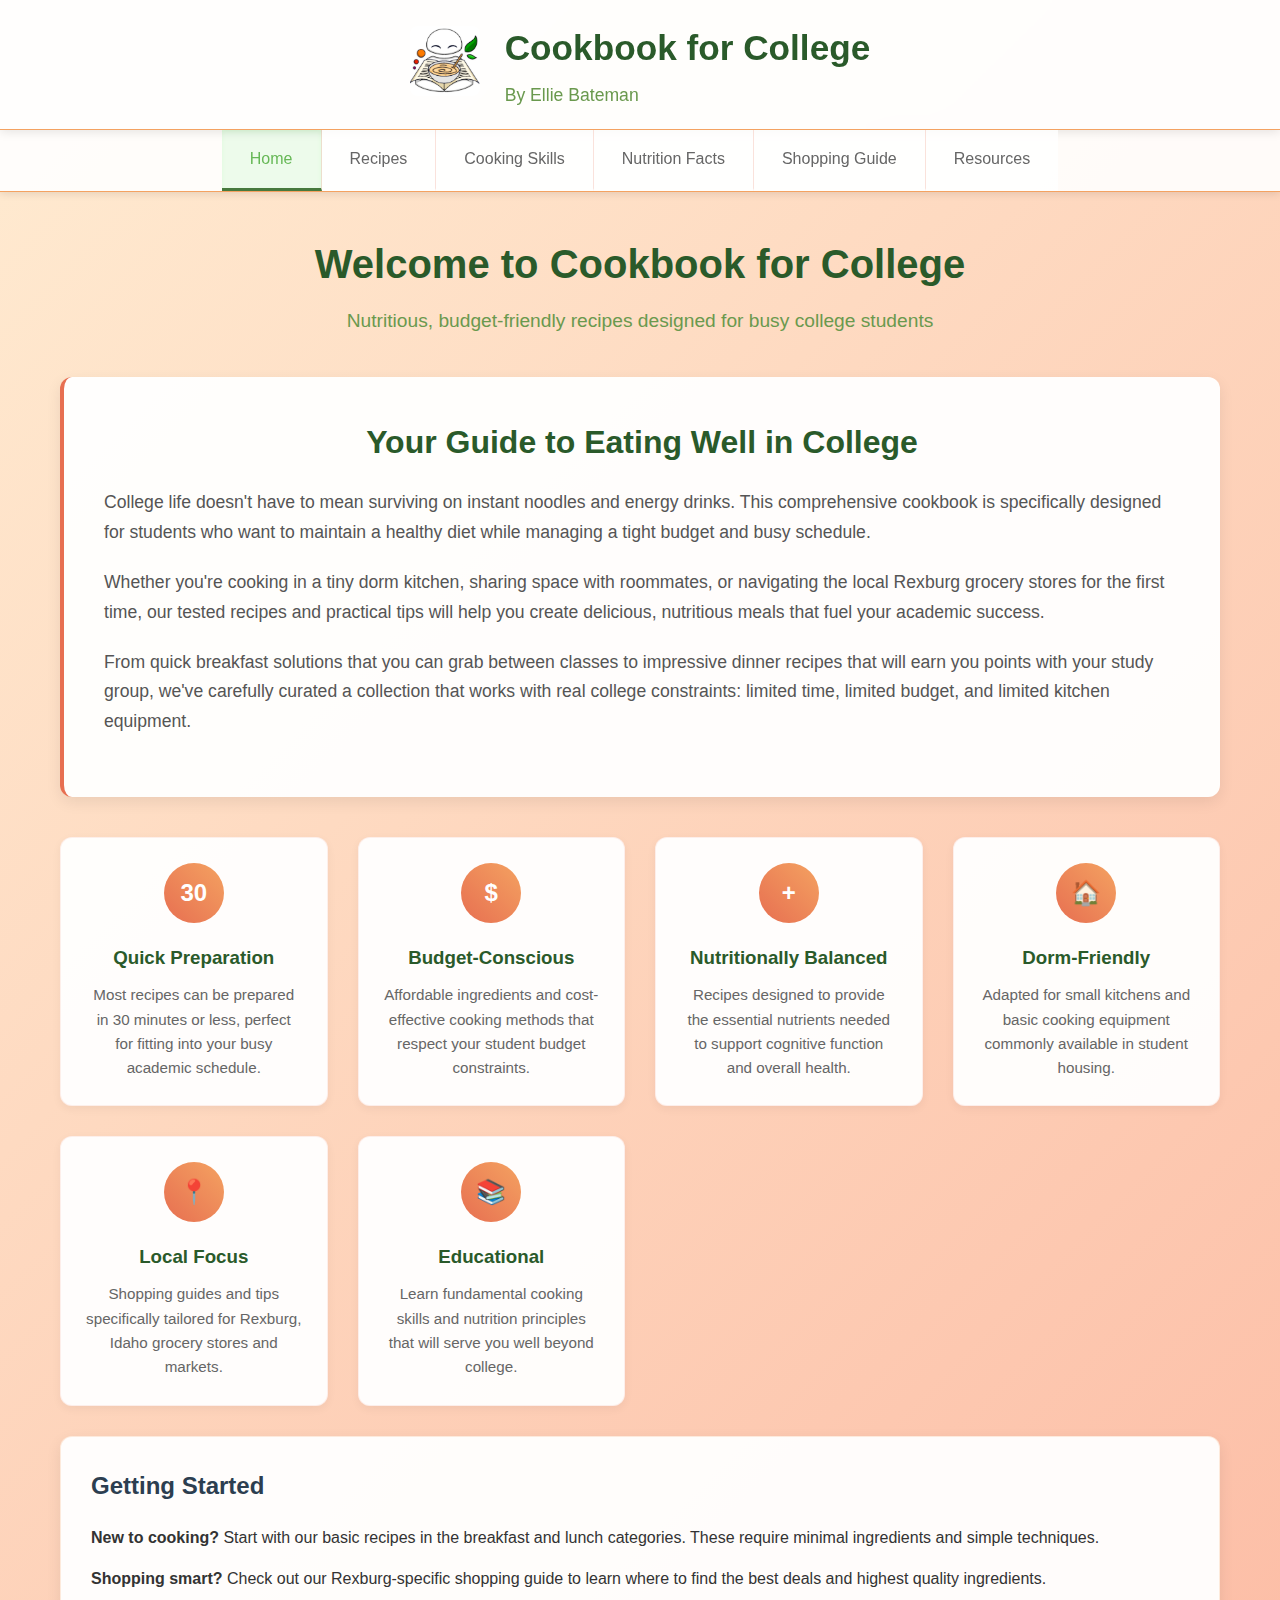
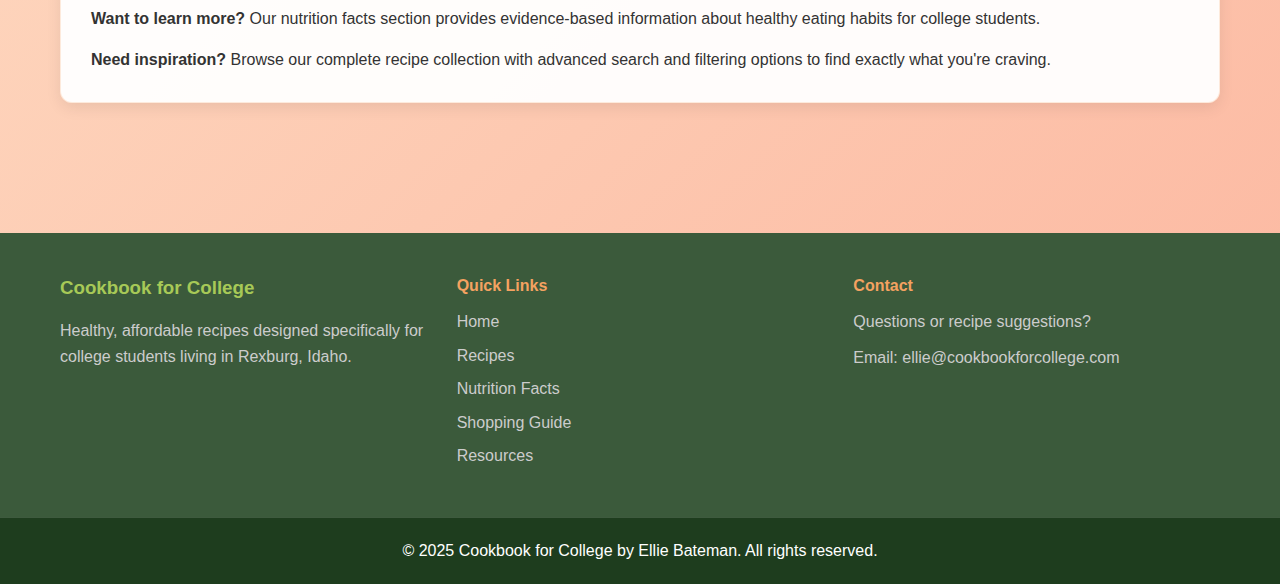
<file: index.html>
<!DOCTYPE html>
<html lang="en">
<head>
    <meta charset="UTF-8">
    <meta name="viewport" content="width=device-width, initial-scale=1.0">
    <title>Home - Cookbook for College</title>
    <link rel="stylesheet" href="css/styles.css">
</head>
<body>
    <!-- Header will be loaded here -->
    <div id="header-placeholder"></div>

    <!-- Main Content -->
    <main>
        <div class="page-header">
            <h1 class="page-title">Welcome to Cookbook for College</h1>
            <p class="page-subtitle">Nutritious, budget-friendly recipes designed for busy college students</p>
        </div>

        <div class="intro-section">
            <div class="intro-content">
                <h2>Your Guide to Eating Well in College</h2>
                <p>College life doesn't have to mean surviving on instant noodles and energy drinks. This comprehensive cookbook is specifically designed for students who want to maintain a healthy diet while managing a tight budget and busy schedule.</p>
                
                <p>Whether you're cooking in a tiny dorm kitchen, sharing space with roommates, or navigating the local Rexburg grocery stores for the first time, our tested recipes and practical tips will help you create delicious, nutritious meals that fuel your academic success.</p>
                
                <p>From quick breakfast solutions that you can grab between classes to impressive dinner recipes that will earn you points with your study group, we've carefully curated a collection that works with real college constraints: limited time, limited budget, and limited kitchen equipment.</p>
            </div>
        </div>

        <div class="features">
            <div class="feature">
                <div class="feature-icon">30</div>
                <h3>Quick Preparation</h3>
                <p>Most recipes can be prepared in 30 minutes or less, perfect for fitting into your busy academic schedule.</p>
            </div>
            <div class="feature">
                <div class="feature-icon">$</div>
                <h3>Budget-Conscious</h3>
                <p>Affordable ingredients and cost-effective cooking methods that respect your student budget constraints.</p>
            </div>
            <div class="feature">
                <div class="feature-icon">+</div>
                <h3>Nutritionally Balanced</h3>
                <p>Recipes designed to provide the essential nutrients needed to support cognitive function and overall health.</p>
            </div>
            <div class="feature">
                <div class="feature-icon">🏠</div>
                <h3>Dorm-Friendly</h3>
                <p>Adapted for small kitchens and basic cooking equipment commonly available in student housing.</p>
            </div>
            <div class="feature">
                <div class="feature-icon">📍</div>
                <h3>Local Focus</h3>
                <p>Shopping guides and tips specifically tailored for Rexburg, Idaho grocery stores and markets.</p>
            </div>
            <div class="feature">
                <div class="feature-icon">📚</div>
                <h3>Educational</h3>
                <p>Learn fundamental cooking skills and nutrition principles that will serve you well beyond college.</p>
            </div>
        </div>

        <div class="content-card" style="margin-top: 30px;">
            <h3 style="color: #2c3e50; margin-bottom: 20px; font-size: 1.5rem;">Getting Started</h3>
            <p style="margin-bottom: 15px;"><strong>New to cooking?</strong> Start with our basic recipes in the breakfast and lunch categories. These require minimal ingredients and simple techniques.</p>
            <p style="margin-bottom: 15px;"><strong>Shopping smart?</strong> Check out our Rexburg-specific shopping guide to learn where to find the best deals and highest quality ingredients.</p>
            <p style="margin-bottom: 15px;"><strong>Want to learn more?</strong> Our nutrition facts section provides evidence-based information about healthy eating habits for college students.</p>
            <p><strong>Need inspiration?</strong> Browse our complete recipe collection with advanced search and filtering options to find exactly what you're craving.</p>
        </div>
    </main>

    <!-- Footer will be loaded here -->
    <div id="footer-placeholder"></div>

    <script src="js/shared.js"></script>
</body>
</html>
</file>
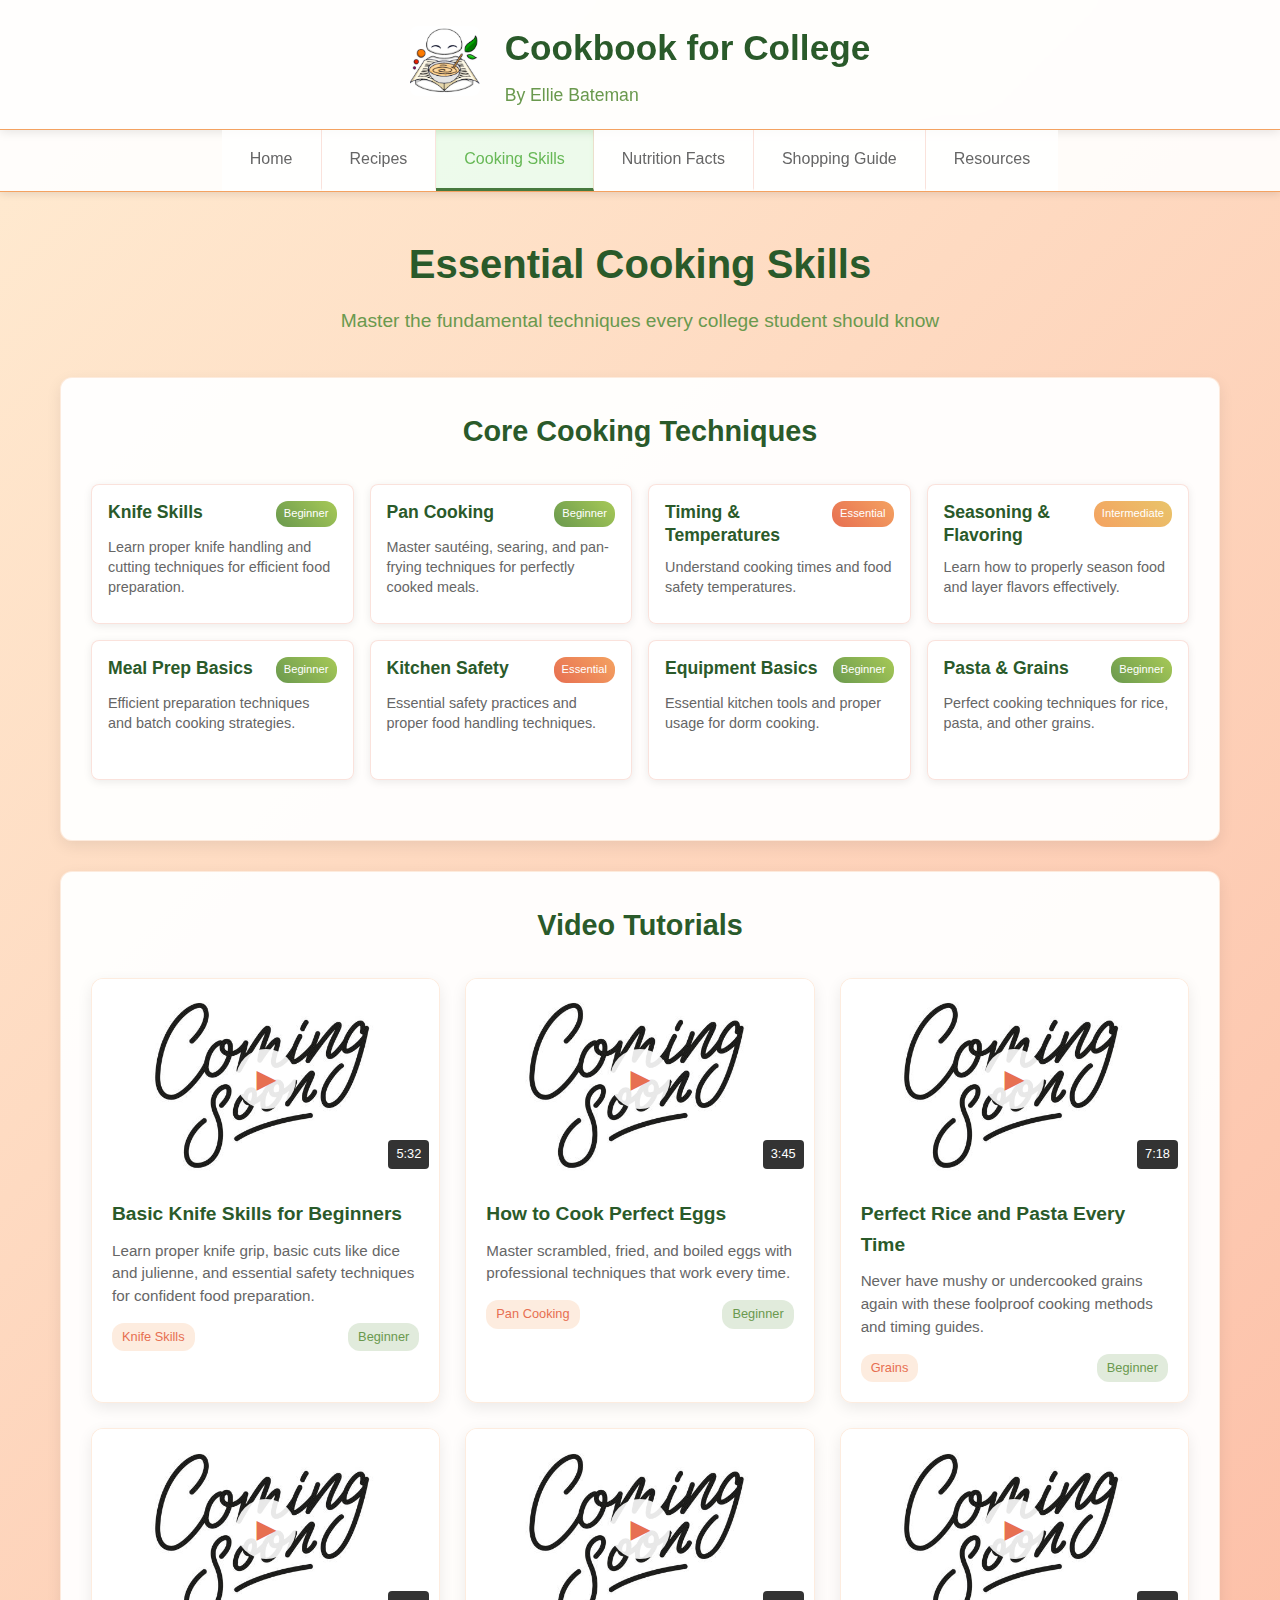
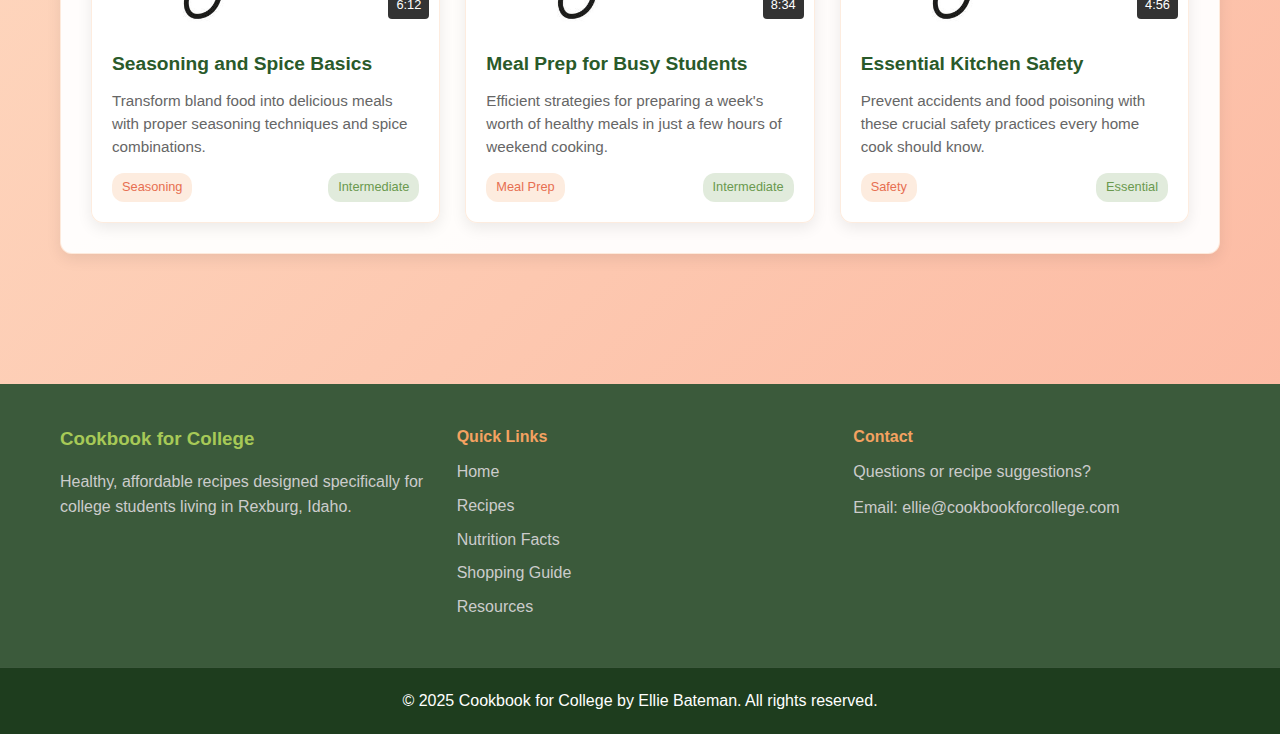
<file: cooking-skills.html>
<!DOCTYPE html>
<html lang="en">
<head>
    <meta charset="UTF-8">
    <meta name="viewport" content="width=device-width, initial-scale=1.0">
    <title>Cooking Skills - Cookbook for College</title>
    <link rel="stylesheet" href="css/styles.css">
</head>
<body>
    <!-- Header will be loaded here -->
    <div id="header-placeholder"></div>

    <!-- Main Content -->
    <main>
        <div class="page-header">
            <h1 class="page-title">Essential Cooking Skills</h1>
            <p class="page-subtitle">Master the fundamental techniques every college student should know</p>
        </div>

        <!-- Cooking Skills Cards -->
        <div class="content-card">
            <h2 style="color: #2a5a2a; margin-bottom: 30px; font-size: 1.8rem; text-align: center;">Core Cooking Techniques</h2>
            
            <div class="skills-grid">
                <div class="skill-card" onclick="openSkillModal('knife-skills')">
                    <div class="skill-header">
                        <h3>Knife Skills</h3>
                        <div class="skill-level">Beginner</div>
                    </div>
                    <p>Learn proper knife handling and cutting techniques for efficient food preparation.</p>
                </div>

                <div class="skill-card" onclick="openSkillModal('pan-cooking')">
                    <div class="skill-header">
                        <h3>Pan Cooking</h3>
                        <div class="skill-level">Beginner</div>
                    </div>
                    <p>Master sautéing, searing, and pan-frying techniques for perfectly cooked meals.</p>
                </div>

                <div class="skill-card" onclick="openSkillModal('timing-temps')">
                    <div class="skill-header">
                        <h3>Timing & Temperatures</h3>
                        <div class="skill-level essential">Essential</div>
                    </div>
                    <p>Understand cooking times and food safety temperatures.</p>
                </div>

                <div class="skill-card" onclick="openSkillModal('seasoning')">
                    <div class="skill-header">
                        <h3>Seasoning & Flavoring</h3>
                        <div class="skill-level intermediate">Intermediate</div>
                    </div>
                    <p>Learn how to properly season food and layer flavors effectively.</p>
                </div>

                <div class="skill-card" onclick="openSkillModal('prep-basics')">
                    <div class="skill-header">
                        <h3>Meal Prep Basics</h3>
                        <div class="skill-level">Beginner</div>
                    </div>
                    <p>Efficient preparation techniques and batch cooking strategies.</p>
                </div>

                <div class="skill-card" onclick="openSkillModal('kitchen-safety')">
                    <div class="skill-header">
                        <h3>Kitchen Safety</h3>
                        <div class="skill-level essential">Essential</div>
                    </div>
                    <p>Essential safety practices and proper food handling techniques.</p>
                </div>

                <div class="skill-card" onclick="openSkillModal('equipment-basics')">
                    <div class="skill-header">
                        <h3>Equipment Basics</h3>
                        <div class="skill-level">Beginner</div>
                    </div>
                    <p>Essential kitchen tools and proper usage for dorm cooking.</p>
                </div>

                <div class="skill-card" onclick="openSkillModal('pasta-grains')">
                    <div class="skill-header">
                        <h3>Pasta & Grains</h3>
                        <div class="skill-level">Beginner</div>
                    </div>
                    <p>Perfect cooking techniques for rice, pasta, and other grains.</p>
                </div>
            </div>
        </div>

        <!-- Video Tutorial Section -->
        <div class="content-card">
            <h2 style="color: #2a5a2a; margin-bottom: 30px; font-size: 1.8rem; text-align: center;">Video Tutorials</h2>
            
            <div class="videos-grid">
                <div class="video-card" onclick="openVideoModal('basic-knife-skills')">
                    <div class="video-thumbnail">
                        <img src="assets/images/video-placeholder.png" alt="Basic Knife Skills" 
                             onerror="handleVideoThumbnailError(this, 'Knife Skills')">
                        <div class="play-button">▶</div>
                        <div class="video-duration">5:32</div>
                    </div>
                    <div class="video-content">
                        <h4>Basic Knife Skills for Beginners</h4>
                        <p>Learn proper knife grip, basic cuts like dice and julienne, and essential safety techniques for confident food preparation.</p>
                        <div class="video-meta">
                            <span class="video-category">Knife Skills</span>
                            <span class="video-difficulty">Beginner</span>
                        </div>
                    </div>
                </div>

                <div class="video-card" onclick="openVideoModal('perfect-eggs')">
                    <div class="video-thumbnail">
                        <img src="assets/images/video-placeholder.png" alt="Perfect Eggs" 
                             onerror="handleVideoThumbnailError(this, 'Perfect Eggs')">
                        <div class="play-button">▶</div>
                        <div class="video-duration">3:45</div>
                    </div>
                    <div class="video-content">
                        <h4>How to Cook Perfect Eggs</h4>
                        <p>Master scrambled, fried, and boiled eggs with professional techniques that work every time.</p>
                        <div class="video-meta">
                            <span class="video-category">Pan Cooking</span>
                            <span class="video-difficulty">Beginner</span>
                        </div>
                    </div>
                </div>

                <div class="video-card" onclick="openVideoModal('rice-pasta-basics')">
                    <div class="video-thumbnail">
                        <img src="assets/images/video-placeholder.png" alt="Rice and Pasta" 
                             onerror="handleVideoThumbnailError(this, 'Rice & Pasta')">
                        <div class="play-button">▶</div>
                        <div class="video-duration">7:18</div>
                    </div>
                    <div class="video-content">
                        <h4>Perfect Rice and Pasta Every Time</h4>
                        <p>Never have mushy or undercooked grains again with these foolproof cooking methods and timing guides.</p>
                        <div class="video-meta">
                            <span class="video-category">Grains</span>
                            <span class="video-difficulty">Beginner</span>
                        </div>
                    </div>
                </div>

                <div class="video-card" onclick="openVideoModal('seasoning-guide')">
                    <div class="video-thumbnail">
                        <img src="assets/images/video-placeholder.png" alt="Seasoning Guide" 
                             onerror="handleVideoThumbnailError(this, 'Seasoning')">
                        <div class="play-button">▶</div>
                        <div class="video-duration">6:12</div>
                    </div>
                    <div class="video-content">
                        <h4>Seasoning and Spice Basics</h4>
                        <p>Transform bland food into delicious meals with proper seasoning techniques and spice combinations.</p>
                        <div class="video-meta">
                            <span class="video-category">Seasoning</span>
                            <span class="video-difficulty">Intermediate</span>
                        </div>
                    </div>
                </div>

                <div class="video-card" onclick="openVideoModal('meal-prep-basics')">
                    <div class="video-thumbnail">
                        <img src="assets/images/video-placeholder.png" alt="Meal Prep" 
                             onerror="handleVideoThumbnailError(this, 'Meal Prep')">
                        <div class="play-button">▶</div>
                        <div class="video-duration">8:34</div>
                    </div>
                    <div class="video-content">
                        <h4>Meal Prep for Busy Students</h4>
                        <p>Efficient strategies for preparing a week's worth of healthy meals in just a few hours of weekend cooking.</p>
                        <div class="video-meta">
                            <span class="video-category">Meal Prep</span>
                            <span class="video-difficulty">Intermediate</span>
                        </div>
                    </div>
                </div>

                <div class="video-card" onclick="openVideoModal('kitchen-safety')">
                    <div class="video-thumbnail">
                        <img src="assets/images/video-placeholder.png" alt="Kitchen Safety" 
                             onerror="handleVideoThumbnailError(this, 'Kitchen Safety')">
                        <div class="play-button">▶</div>
                        <div class="video-duration">4:56</div>
                    </div>
                    <div class="video-content">
                        <h4>Essential Kitchen Safety</h4>
                        <p>Prevent accidents and food poisoning with these crucial safety practices every home cook should know.</p>
                        <div class="video-meta">
                            <span class="video-category">Safety</span>
                            <span class="video-difficulty">Essential</span>
                        </div>
                    </div>
                </div>
            </div>
        </div>
    </main>

    <!-- Footer will be loaded here -->
    <div id="footer-placeholder"></div>

    <script src="js/shared.js"></script>
    <script src="js/cooking-skills.js"></script>
</body>
</html>
</file>
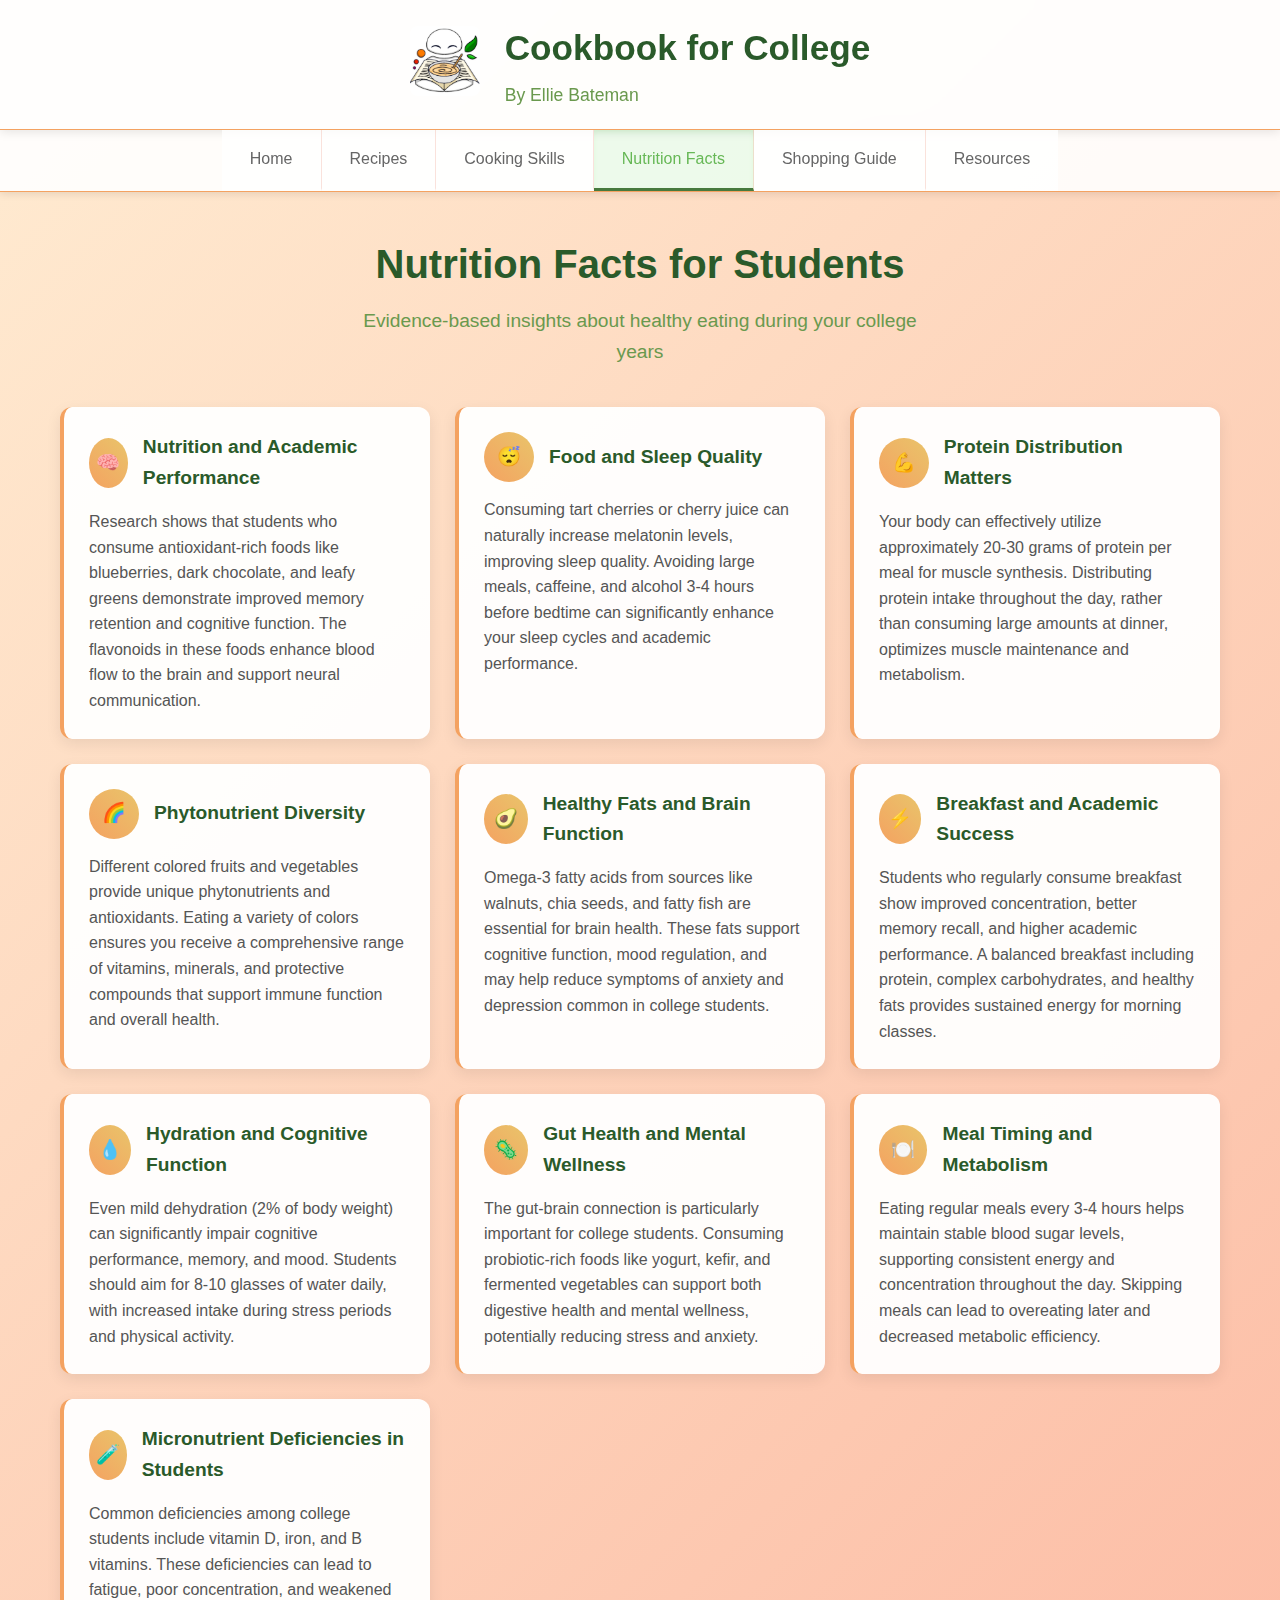
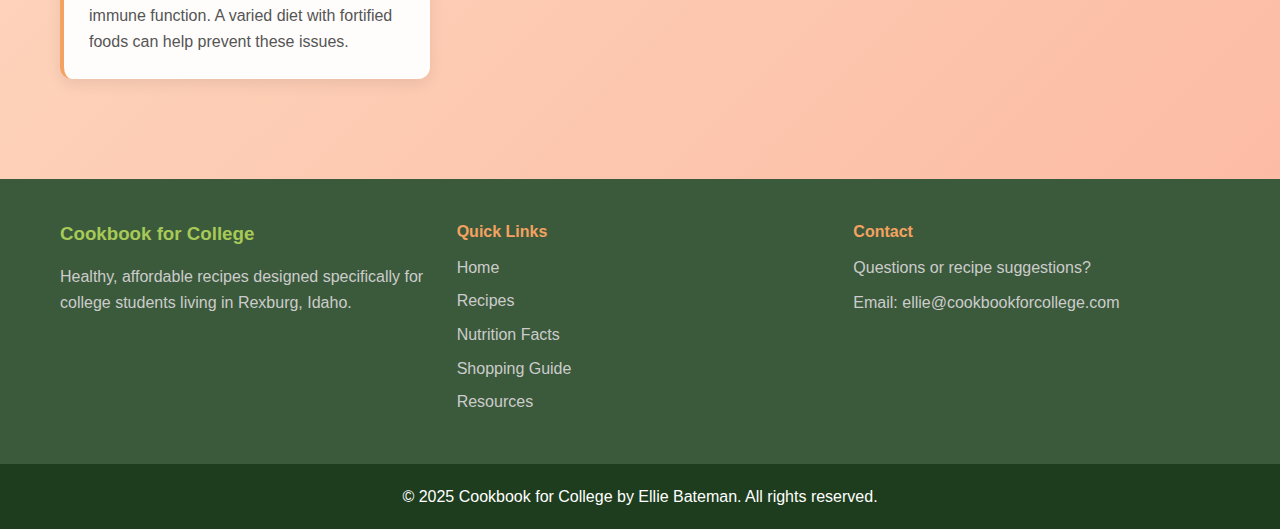
<file: fun-facts.html>
<!DOCTYPE html>
<html lang="en">
<head>
    <meta charset="UTF-8">
    <meta name="viewport" content="width=device-width, initial-scale=1.0">
    <title>Nutrition Facts - Cookbook for College</title>
    <link rel="stylesheet" href="css/styles.css">
</head>
<body>
    <!-- Header will be loaded here -->
    <div id="header-placeholder"></div>

    <!-- Main Content -->
    <main>
        <div class="page-header">
            <h1 class="page-title">Nutrition Facts for Students</h1>
            <p class="page-subtitle">Evidence-based insights about healthy eating during your college years</p>
        </div>

        <div class="fact-cards">
            <div class="fact-card">
                <div class="fact-header">
                    <div class="fact-icon">🧠</div>
                    <h3>Nutrition and Academic Performance</h3>
                </div>
                <p>Research shows that students who consume antioxidant-rich foods like blueberries, dark chocolate, and leafy greens demonstrate improved memory retention and cognitive function. The flavonoids in these foods enhance blood flow to the brain and support neural communication.</p>
            </div>
            
            <div class="fact-card">
                <div class="fact-header">
                    <div class="fact-icon">😴</div>
                    <h3>Food and Sleep Quality</h3>
                </div>
                <p>Consuming tart cherries or cherry juice can naturally increase melatonin levels, improving sleep quality. Avoiding large meals, caffeine, and alcohol 3-4 hours before bedtime can significantly enhance your sleep cycles and academic performance.</p>
            </div>
            
            <div class="fact-card">
                <div class="fact-header">
                    <div class="fact-icon">💪</div>
                    <h3>Protein Distribution Matters</h3>
                </div>
                <p>Your body can effectively utilize approximately 20-30 grams of protein per meal for muscle synthesis. Distributing protein intake throughout the day, rather than consuming large amounts at dinner, optimizes muscle maintenance and metabolism.</p>
            </div>
            
            <div class="fact-card">
                <div class="fact-header">
                    <div class="fact-icon">🌈</div>
                    <h3>Phytonutrient Diversity</h3>
                </div>
                <p>Different colored fruits and vegetables provide unique phytonutrients and antioxidants. Eating a variety of colors ensures you receive a comprehensive range of vitamins, minerals, and protective compounds that support immune function and overall health.</p>
            </div>
            
            <div class="fact-card">
                <div class="fact-header">
                    <div class="fact-icon">🥑</div>
                    <h3>Healthy Fats and Brain Function</h3>
                </div>
                <p>Omega-3 fatty acids from sources like walnuts, chia seeds, and fatty fish are essential for brain health. These fats support cognitive function, mood regulation, and may help reduce symptoms of anxiety and depression common in college students.</p>
            </div>
            
            <div class="fact-card">
                <div class="fact-header">
                    <div class="fact-icon">⚡</div>
                    <h3>Breakfast and Academic Success</h3>
                </div>
                <p>Students who regularly consume breakfast show improved concentration, better memory recall, and higher academic performance. A balanced breakfast including protein, complex carbohydrates, and healthy fats provides sustained energy for morning classes.</p>
            </div>

            <div class="fact-card">
                <div class="fact-header">
                    <div class="fact-icon">💧</div>
                    <h3>Hydration and Cognitive Function</h3>
                </div>
                <p>Even mild dehydration (2% of body weight) can significantly impair cognitive performance, memory, and mood. Students should aim for 8-10 glasses of water daily, with increased intake during stress periods and physical activity.</p>
            </div>

            <div class="fact-card">
                <div class="fact-header">
                    <div class="fact-icon">🦠</div>
                    <h3>Gut Health and Mental Wellness</h3>
                </div>
                <p>The gut-brain connection is particularly important for college students. Consuming probiotic-rich foods like yogurt, kefir, and fermented vegetables can support both digestive health and mental wellness, potentially reducing stress and anxiety.</p>
            </div>

            <div class="fact-card">
                <div class="fact-header">
                    <div class="fact-icon">🍽️</div>
                    <h3>Meal Timing and Metabolism</h3>
                </div>
                <p>Eating regular meals every 3-4 hours helps maintain stable blood sugar levels, supporting consistent energy and concentration throughout the day. Skipping meals can lead to overeating later and decreased metabolic efficiency.</p>
            </div>

            <div class="fact-card">
                <div class="fact-header">
                    <div class="fact-icon">🧪</div>
                    <h3>Micronutrient Deficiencies in Students</h3>
                </div>
                <p>Common deficiencies among college students include vitamin D, iron, and B vitamins. These deficiencies can lead to fatigue, poor concentration, and weakened immune function. A varied diet with fortified foods can help prevent these issues.</p>
            </div>
        </div>
    </main>

    <!-- Footer will be loaded here -->
    <div id="footer-placeholder"></div>

    <script src="js/shared.js"></script>
</body>
</html>
</file>
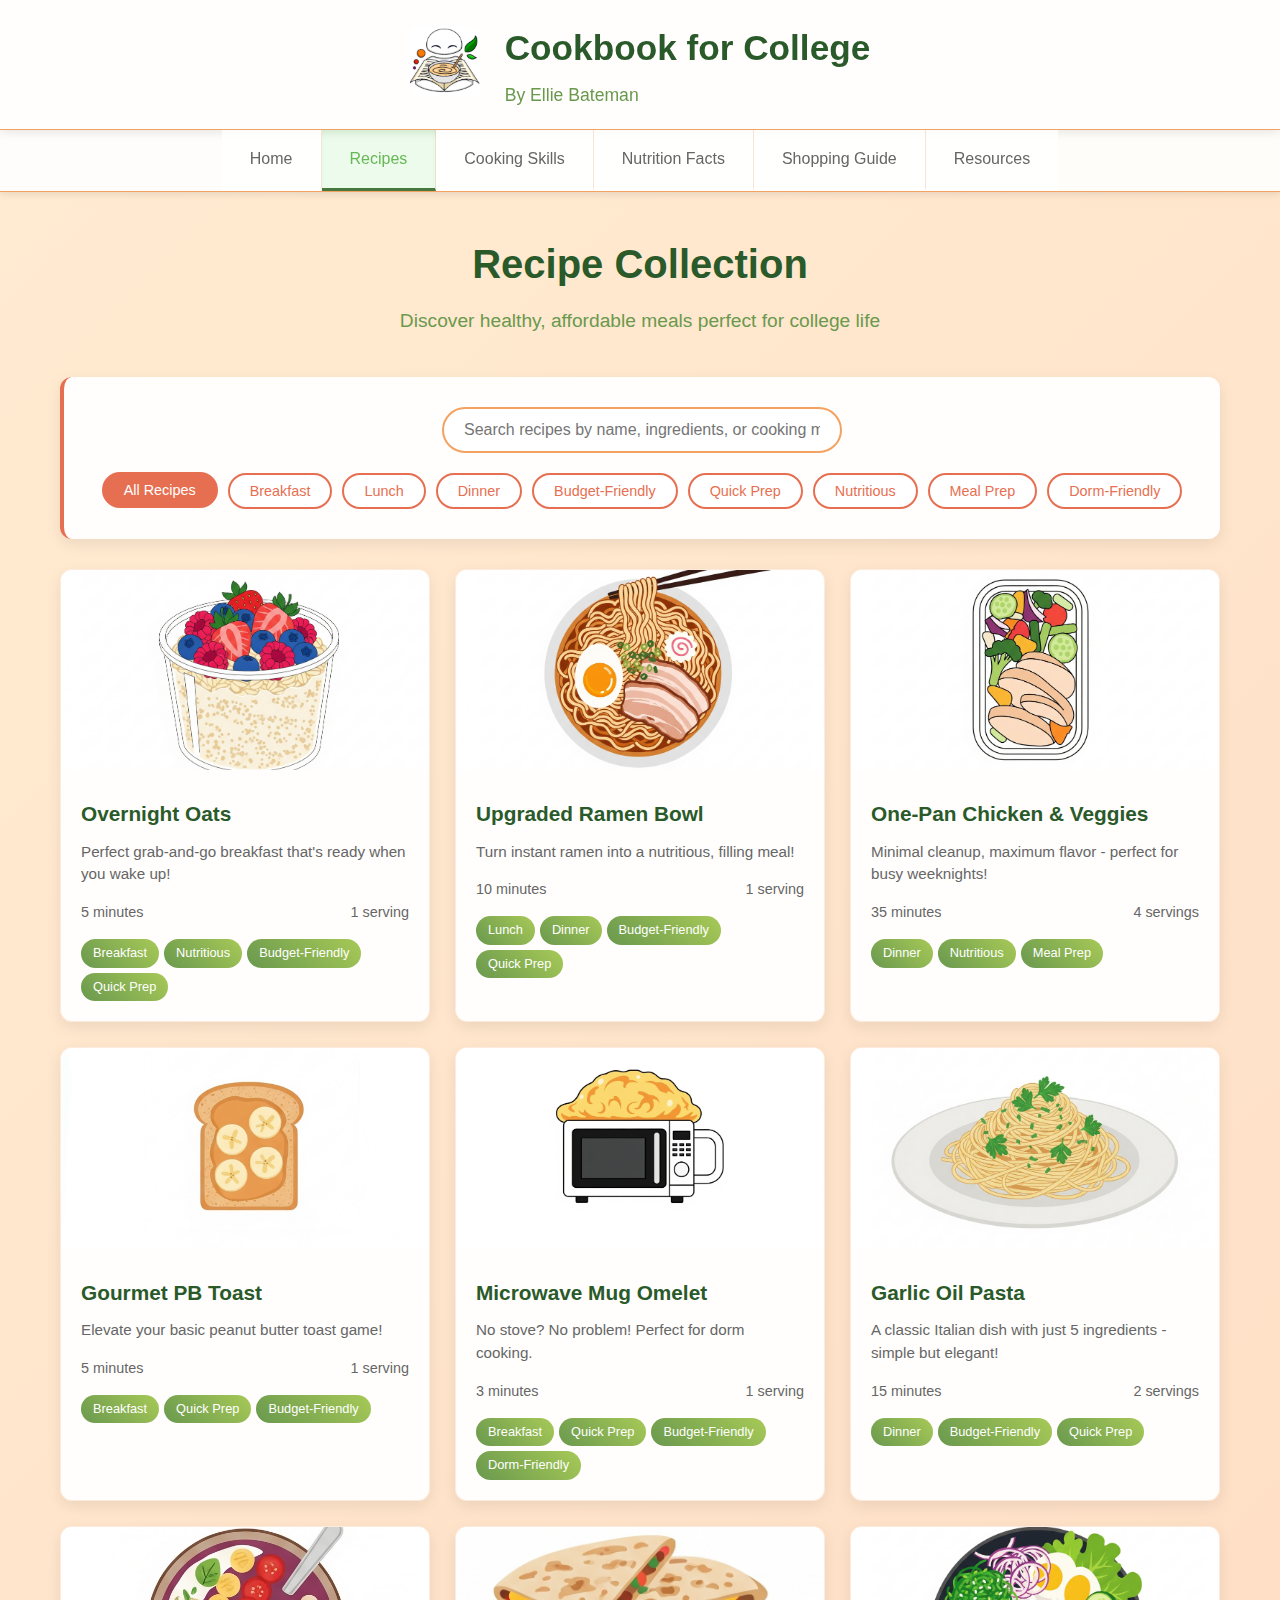
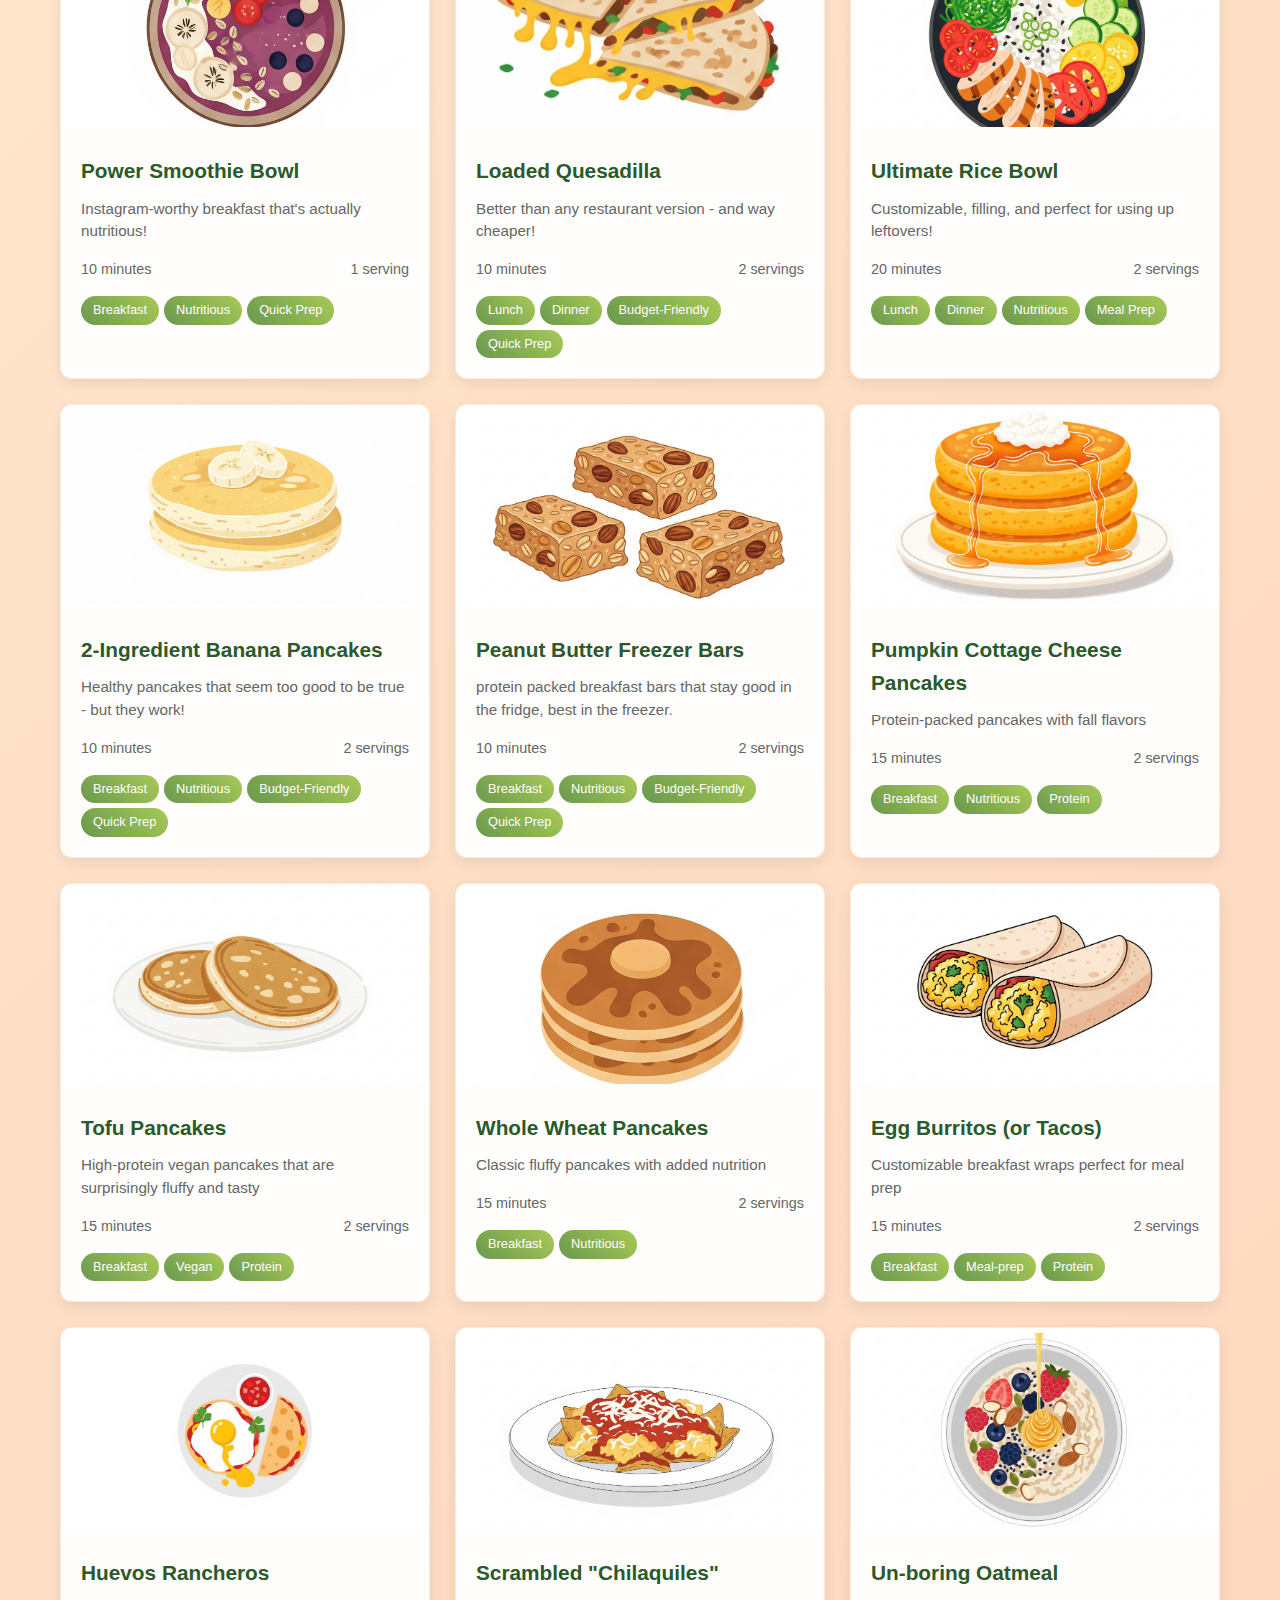
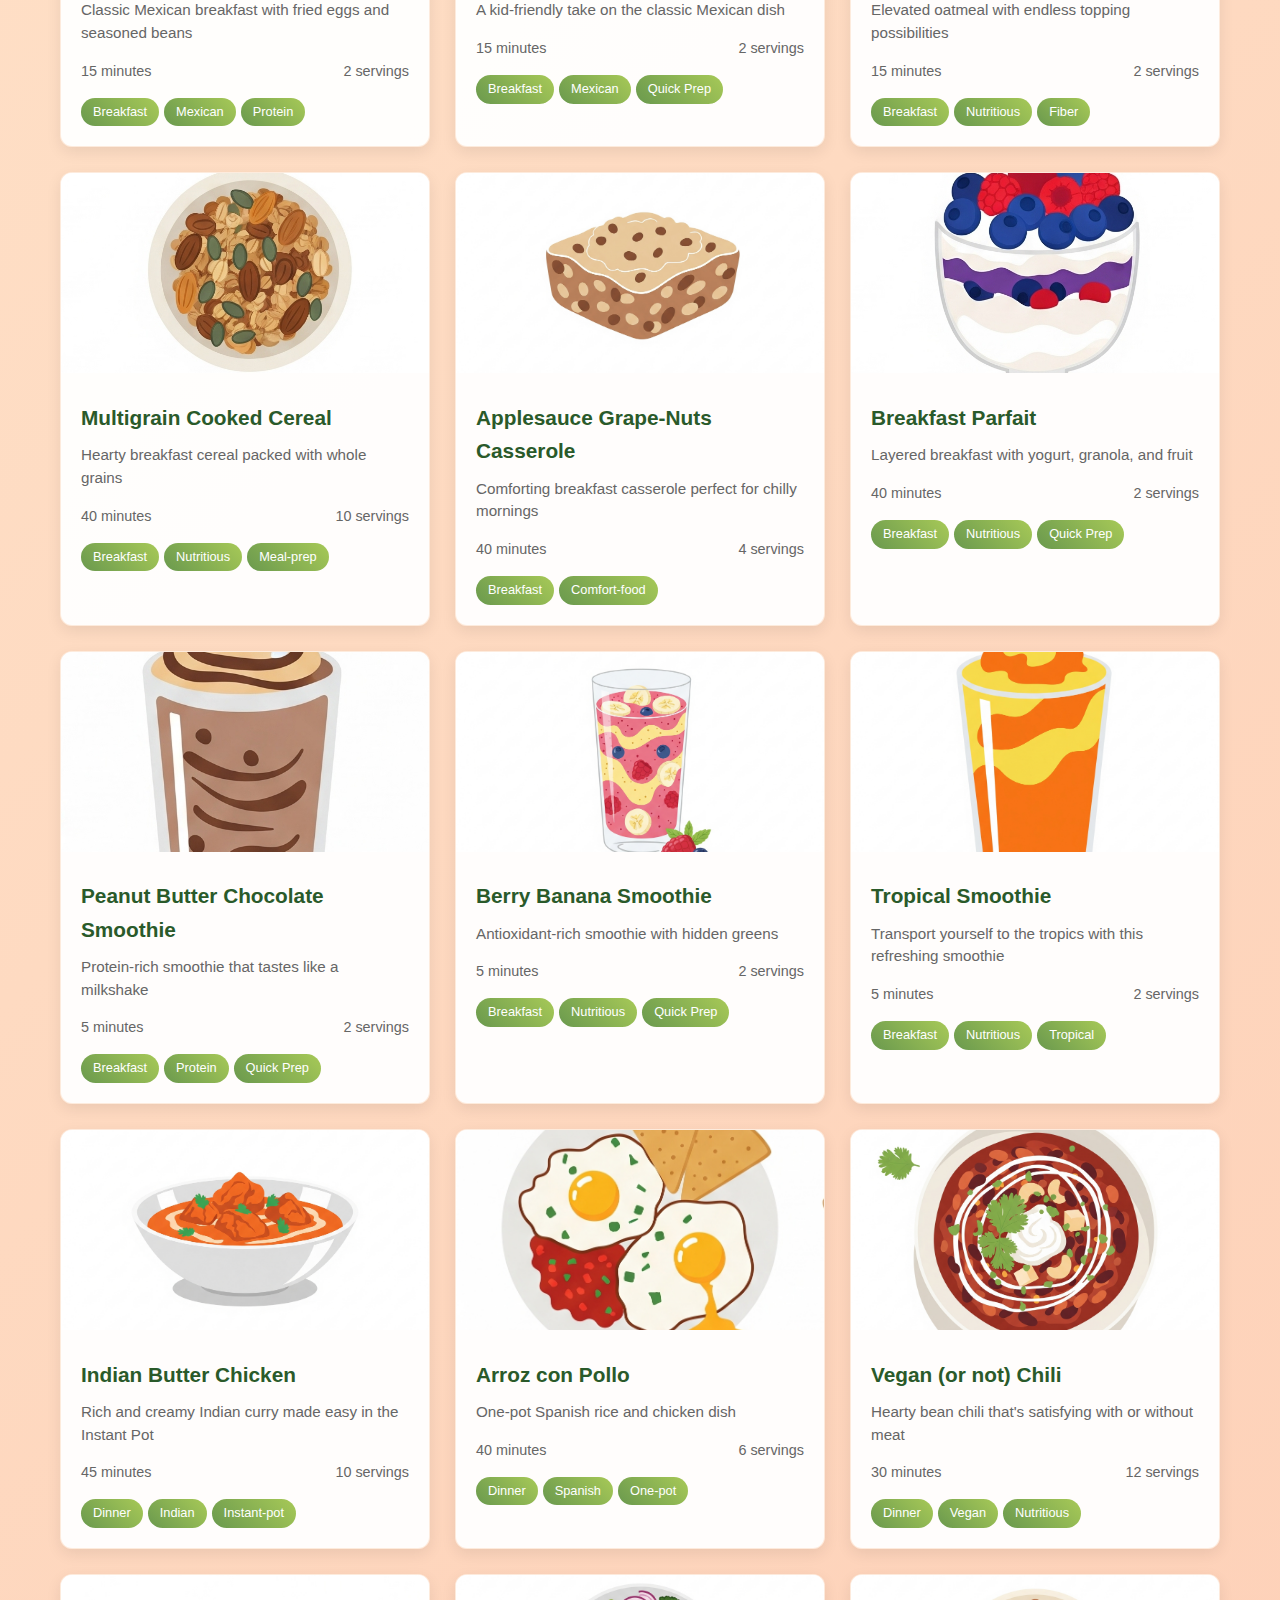
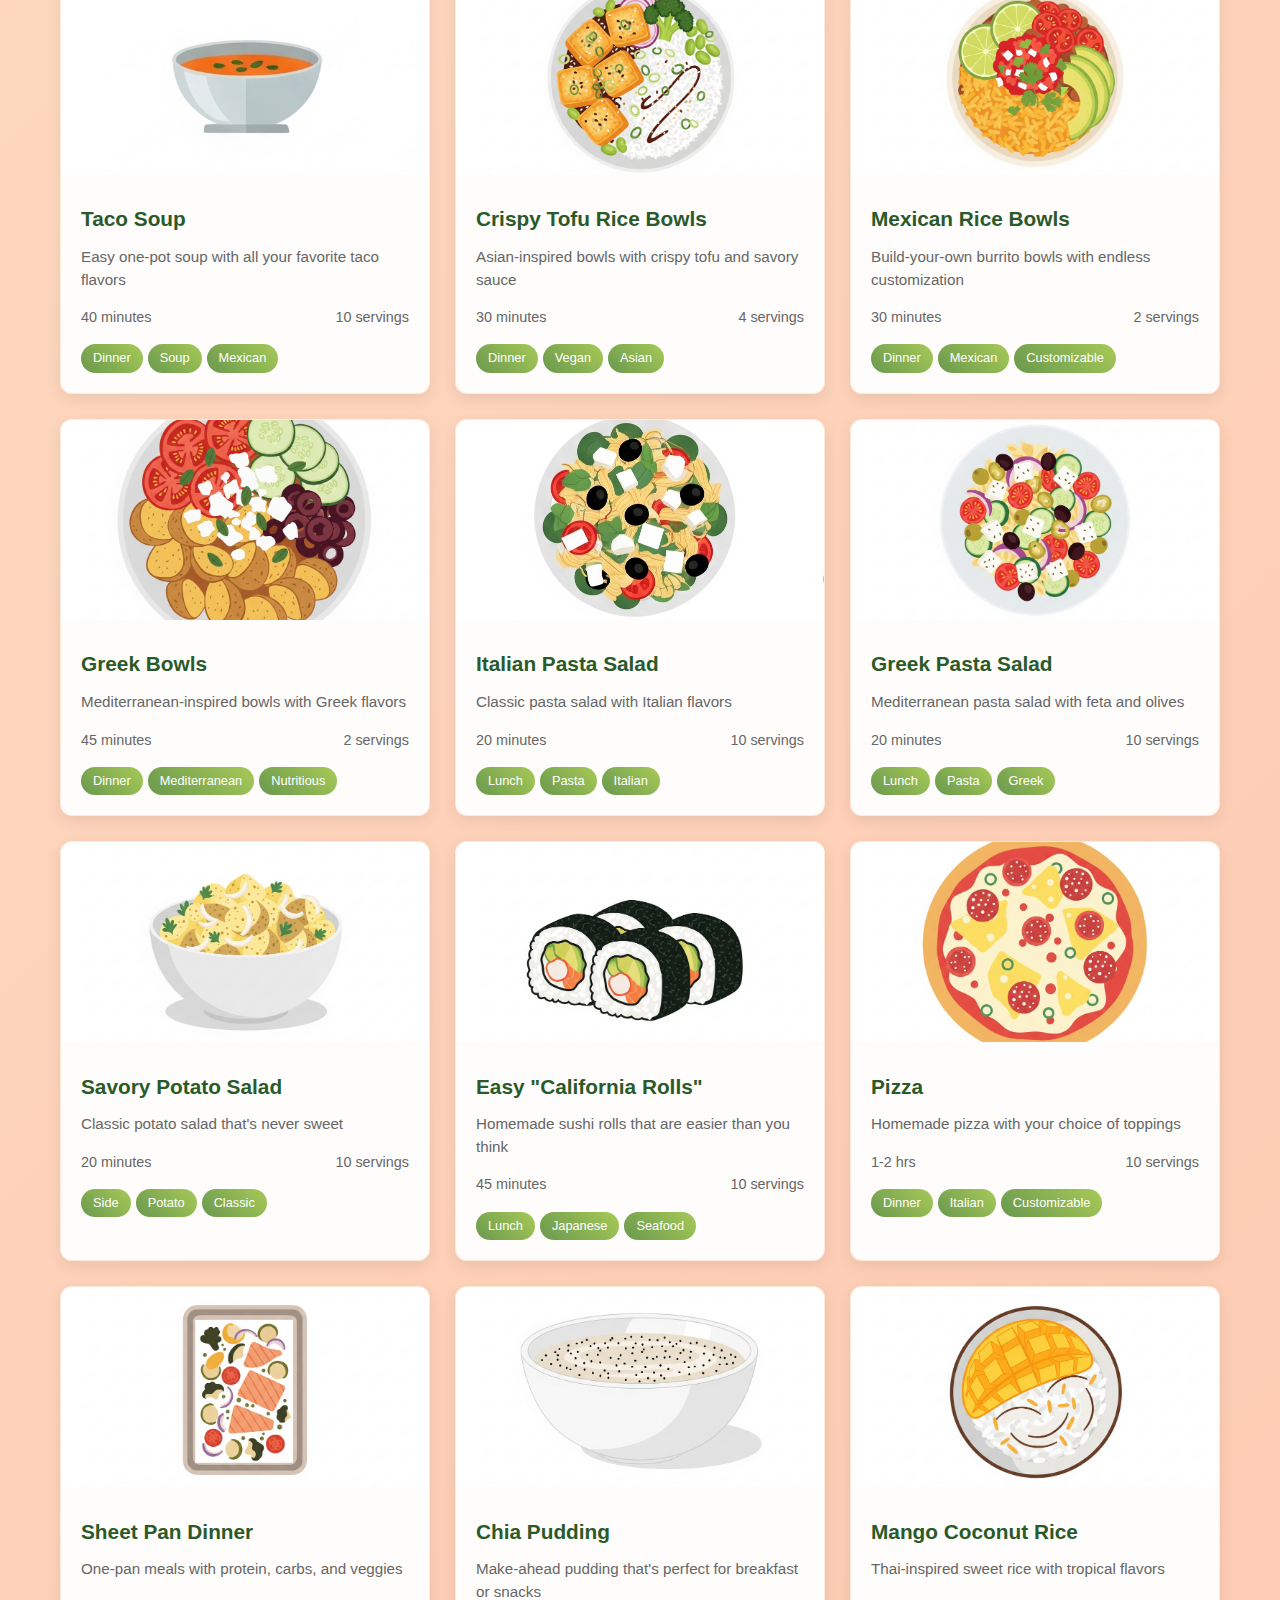
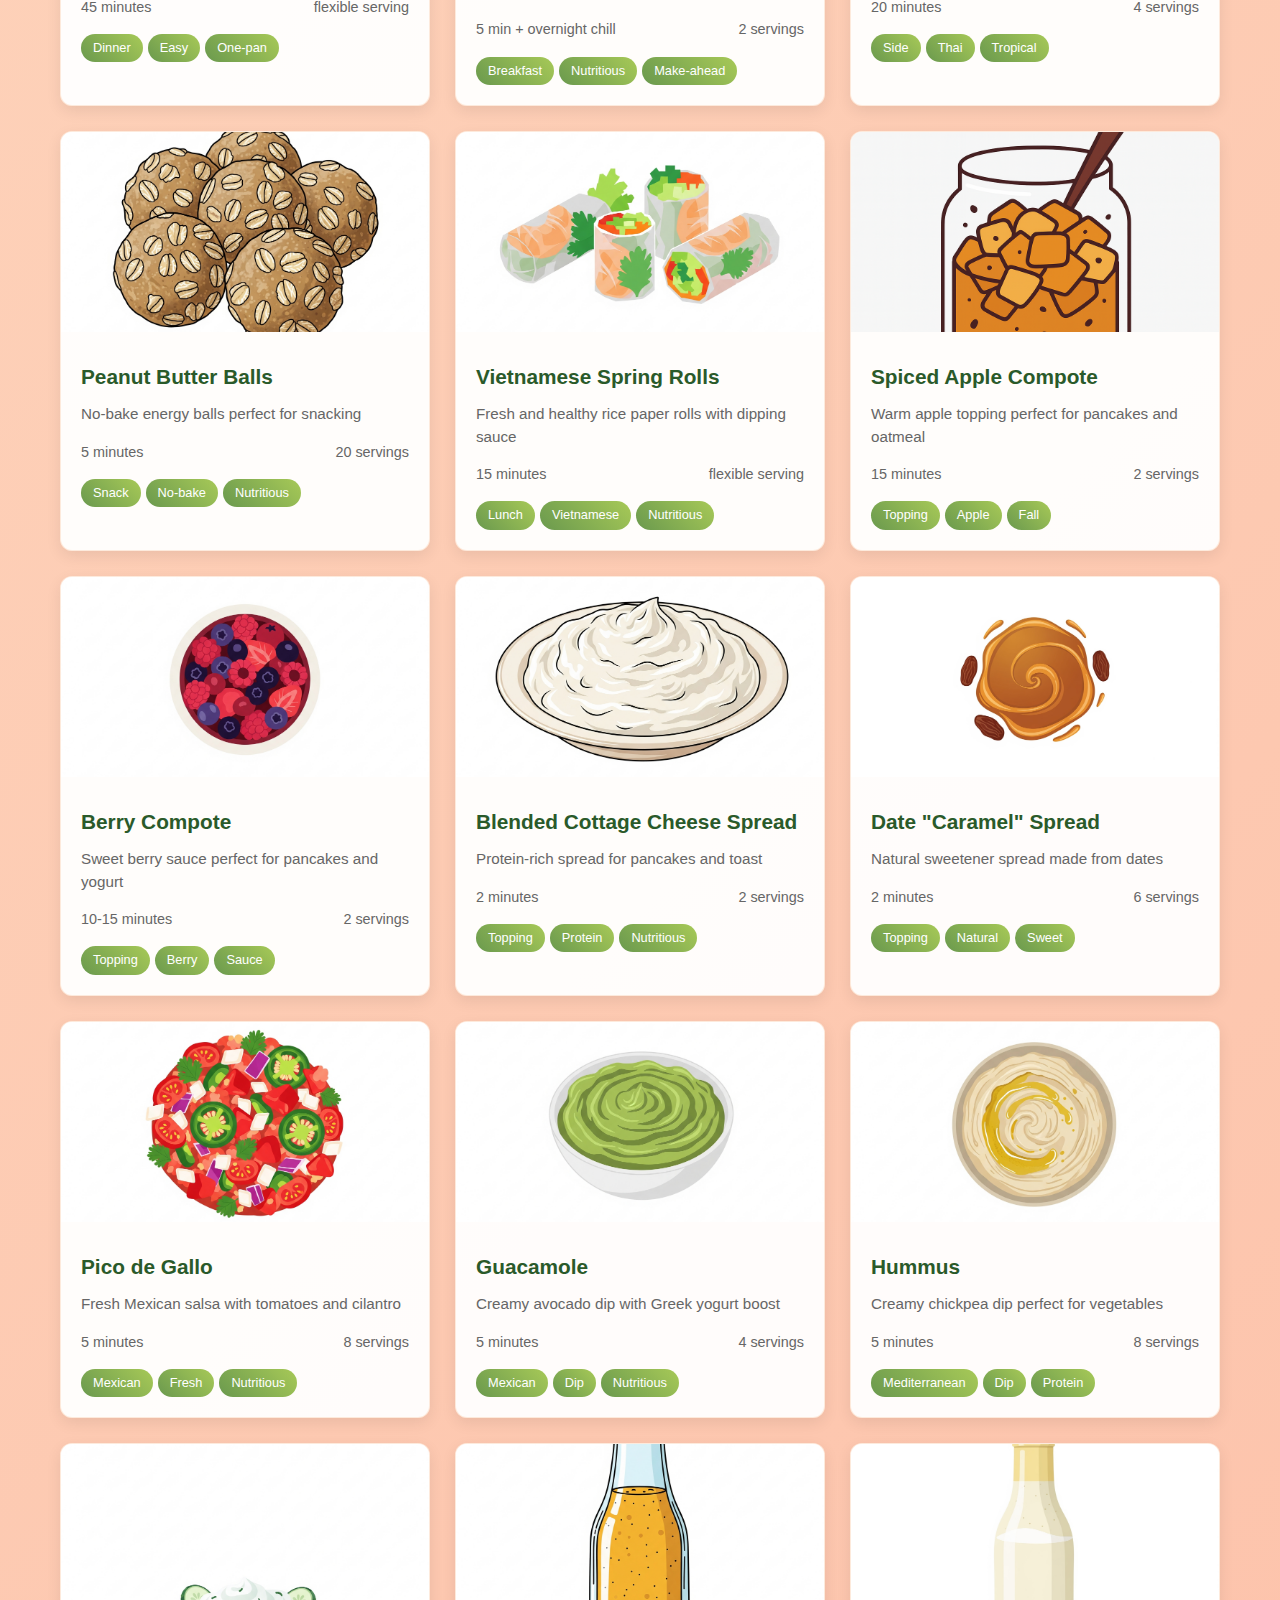
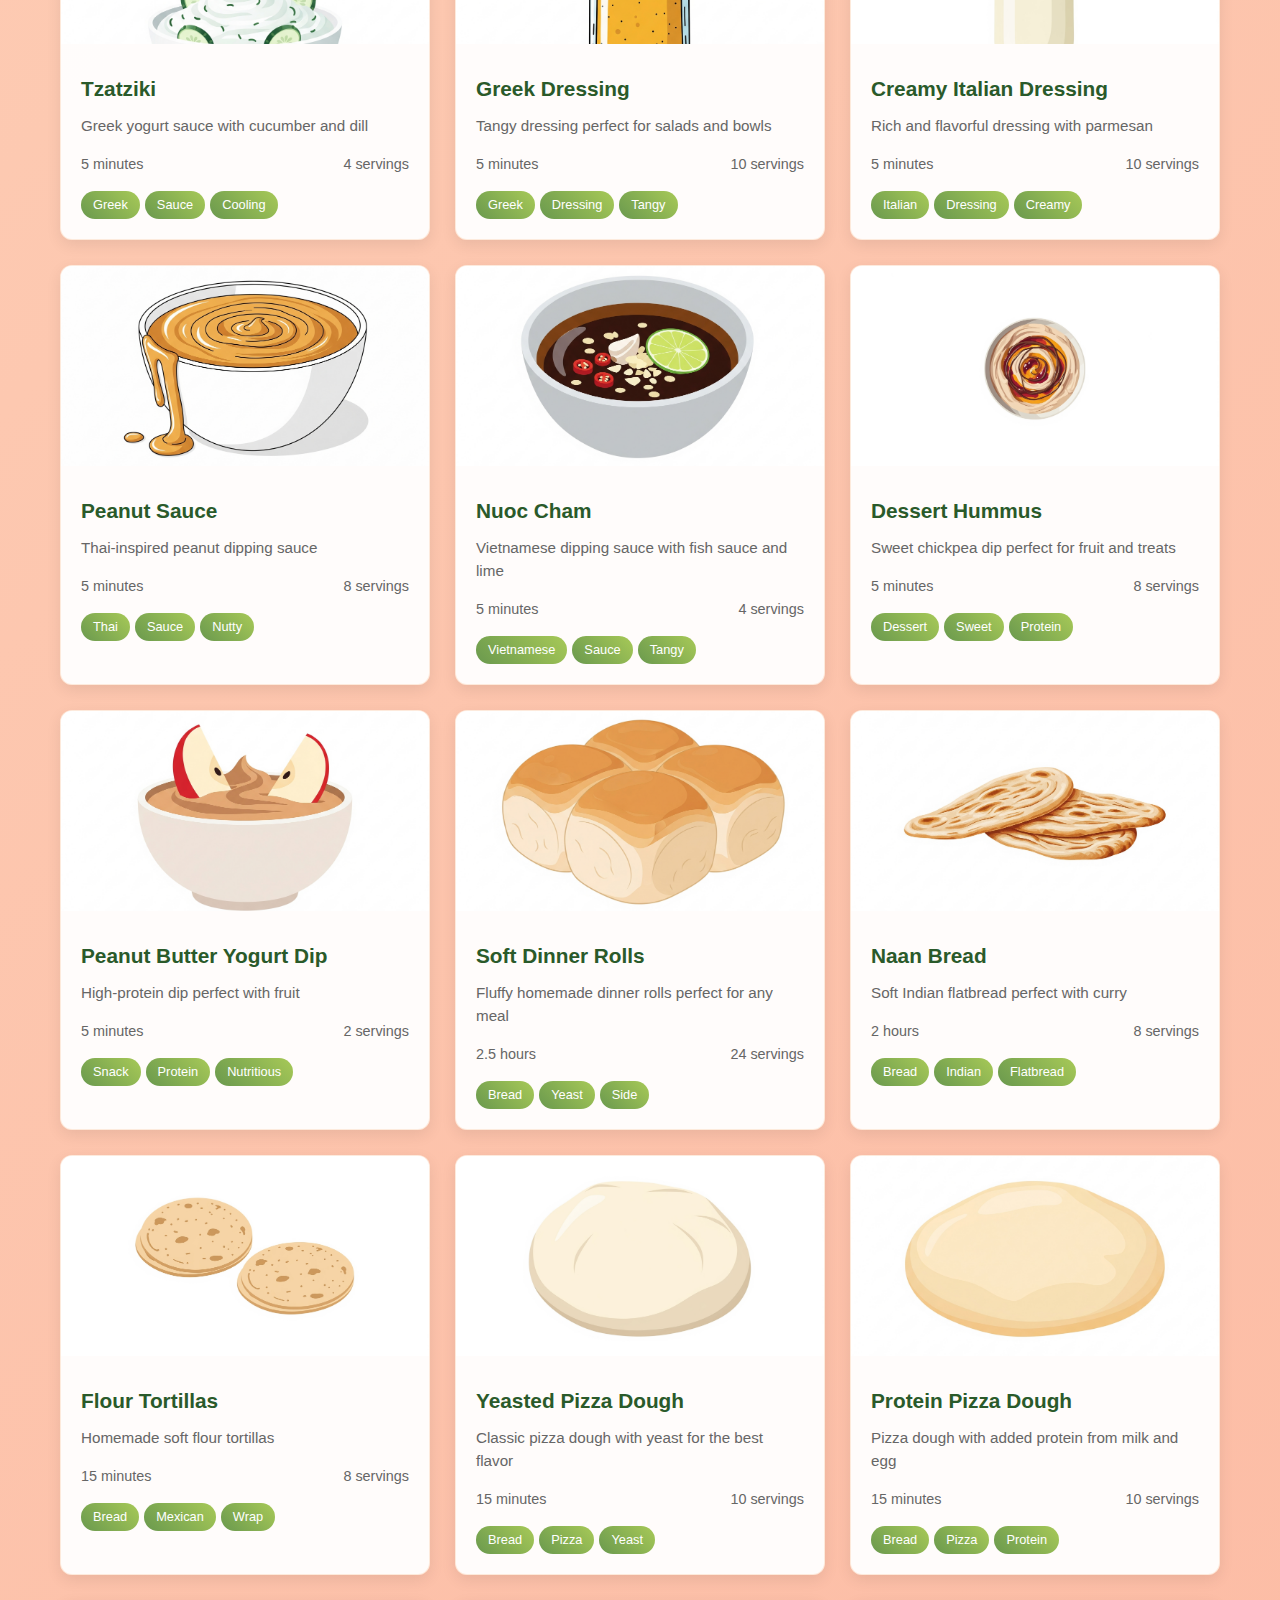
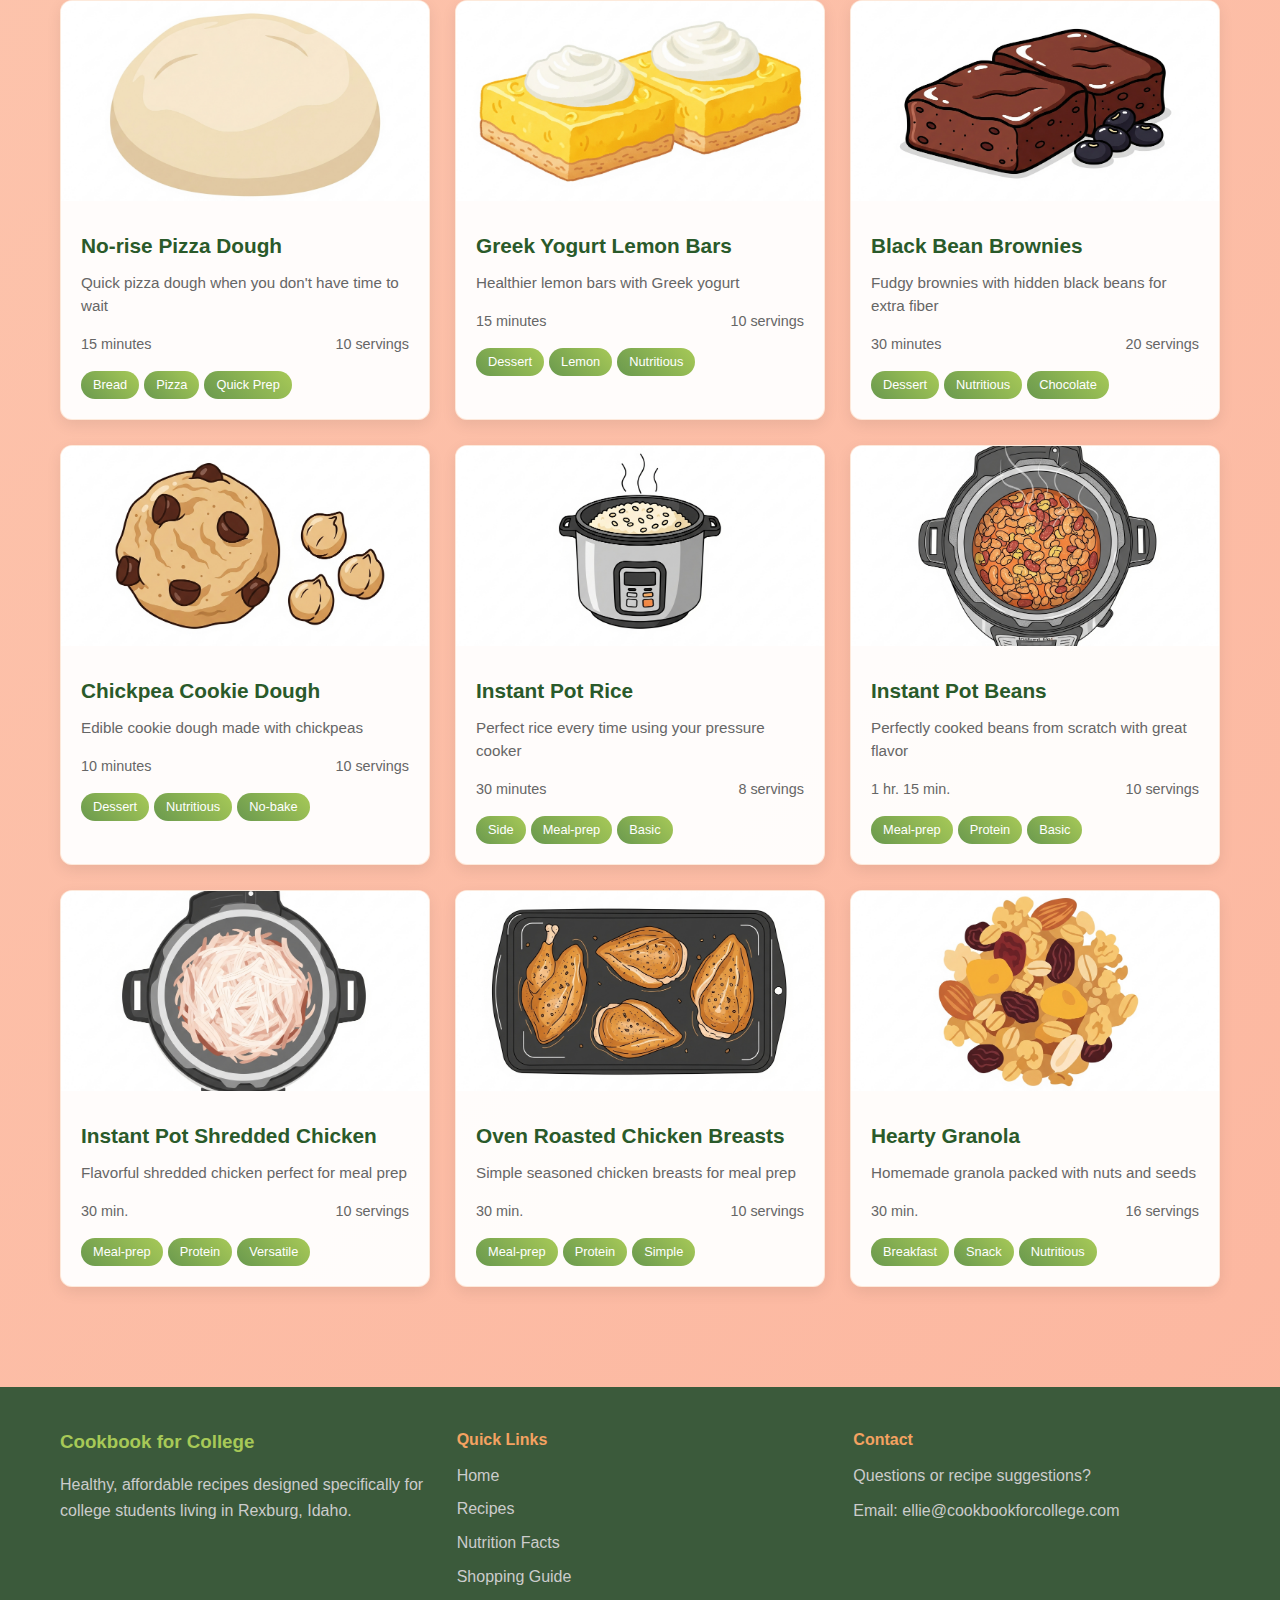
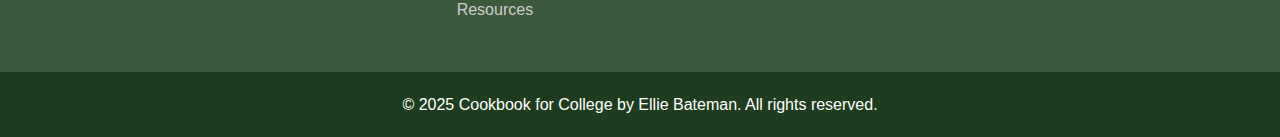
<file: recipes.html>
<!DOCTYPE html>
<html lang="en">
<head>
    <meta charset="UTF-8">
    <meta name="viewport" content="width=device-width, initial-scale=1.0">
    <title>Recipes - Cookbook for College</title>
    <link rel="stylesheet" href="css/styles.css">
</head>
<body>
    <!-- Header will be loaded here -->
    <div id="header-placeholder"></div>

    <!-- Main Content -->
    <main>
        <div class="page-header">
            <h1 class="page-title">Recipe Collection</h1>
            <p class="page-subtitle">Discover healthy, affordable meals perfect for college life</p>
        </div>

        <div class="recipes-header">
            <div class="search-container">
                <input type="text" id="search-input" placeholder="Search recipes by name, ingredients, or cooking method...">
                <div class="filter-buttons">
                    <button class="filter-btn active" data-tag="all">All Recipes</button>
                    <button class="filter-btn" data-tag="breakfast">Breakfast</button>
                    <button class="filter-btn" data-tag="lunch">Lunch</button>
                    <button class="filter-btn" data-tag="dinner">Dinner</button>
                    <button class="filter-btn" data-tag="cheap">Budget-Friendly</button>
                    <button class="filter-btn" data-tag="quick">Quick Prep</button>
                    <button class="filter-btn" data-tag="healthy">Nutritious</button>
                    <button class="filter-btn" data-tag="batch-cook">Meal Prep</button>
                    <button class="filter-btn" data-tag="dorm-friendly">Dorm-Friendly</button>
                </div>
            </div>
        </div>

        <div id="recipes-grid" class="recipes-grid">
            <!-- Recipes will be loaded here dynamically -->
            <div style="grid-column: 1/-1; text-align: center; color: #666; padding: 40px;">
                <p>Loading recipes...</p>
            </div>
        </div>
    </main>

    <!-- Footer will be loaded here -->
    <div id="footer-placeholder"></div>

    <script src="js/shared.js"></script>
    <script src="js/recipes.js"></script>
</body>
</html>
</file>
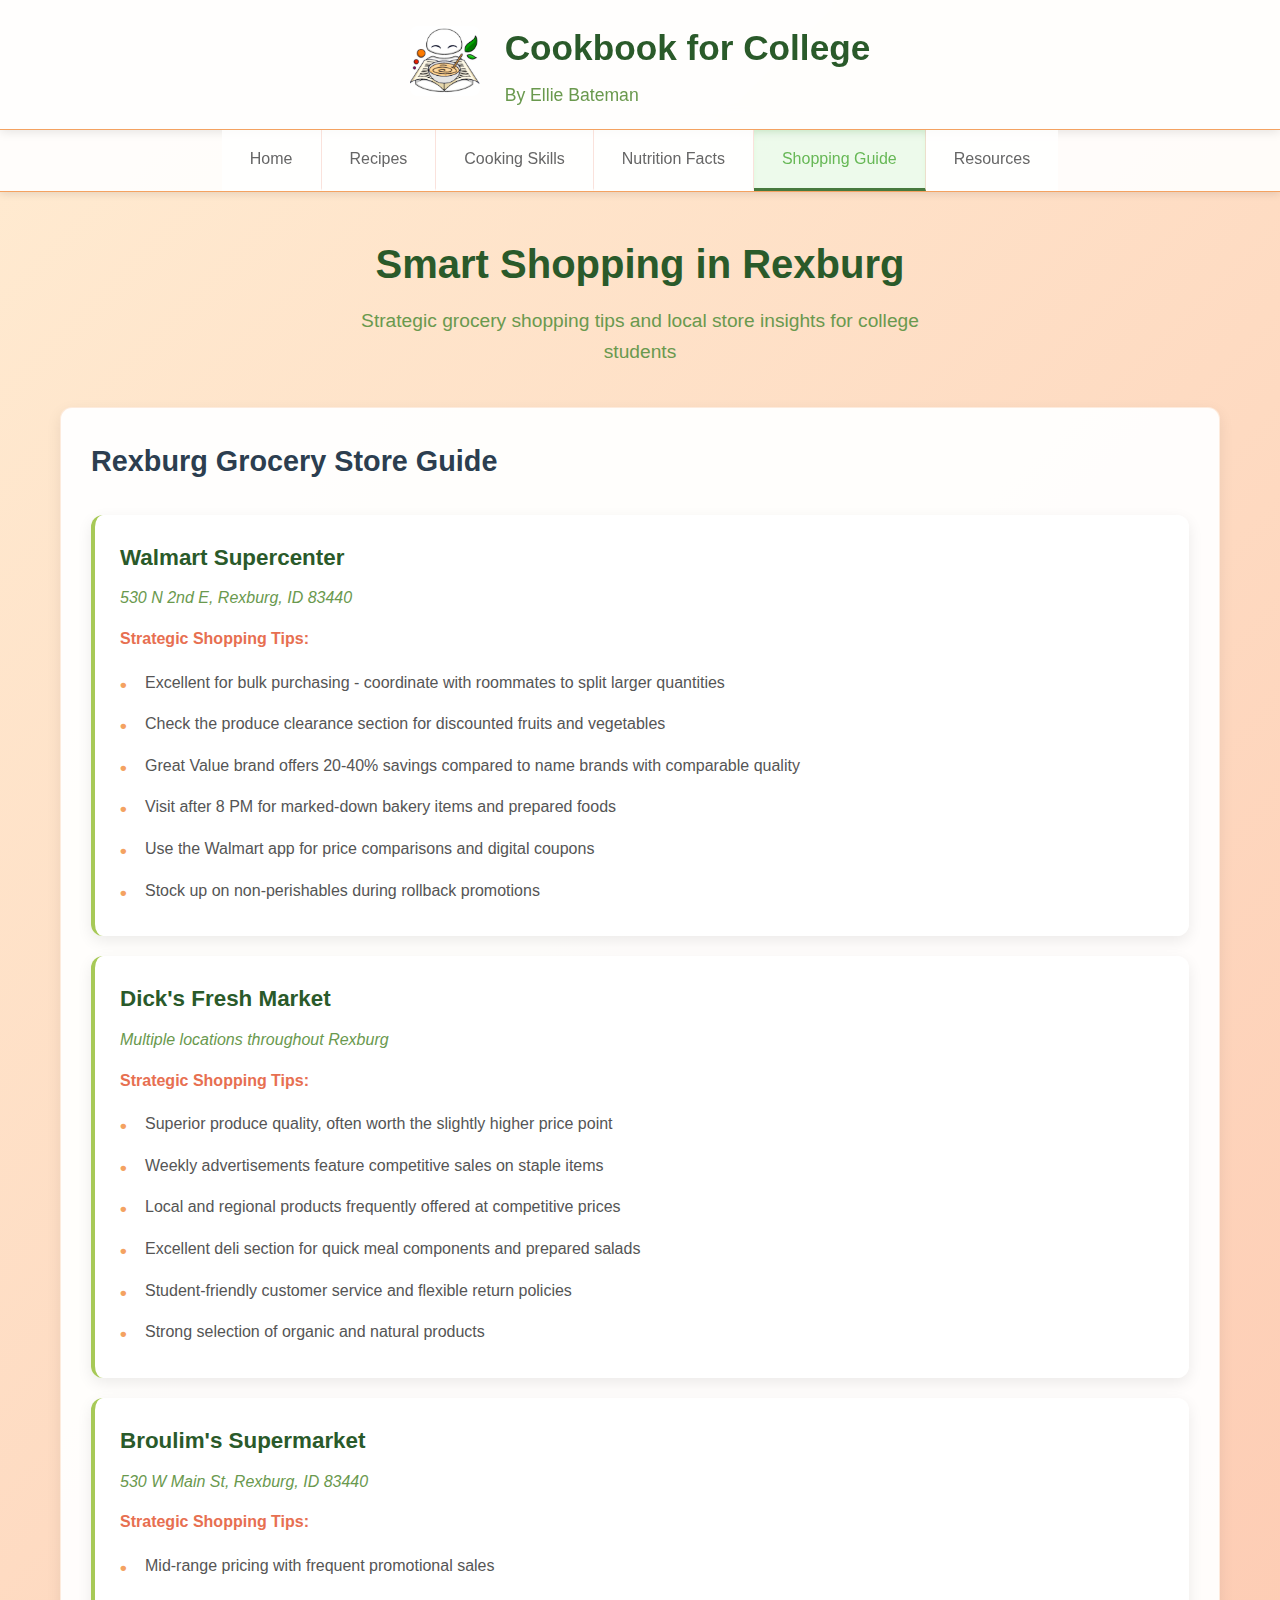
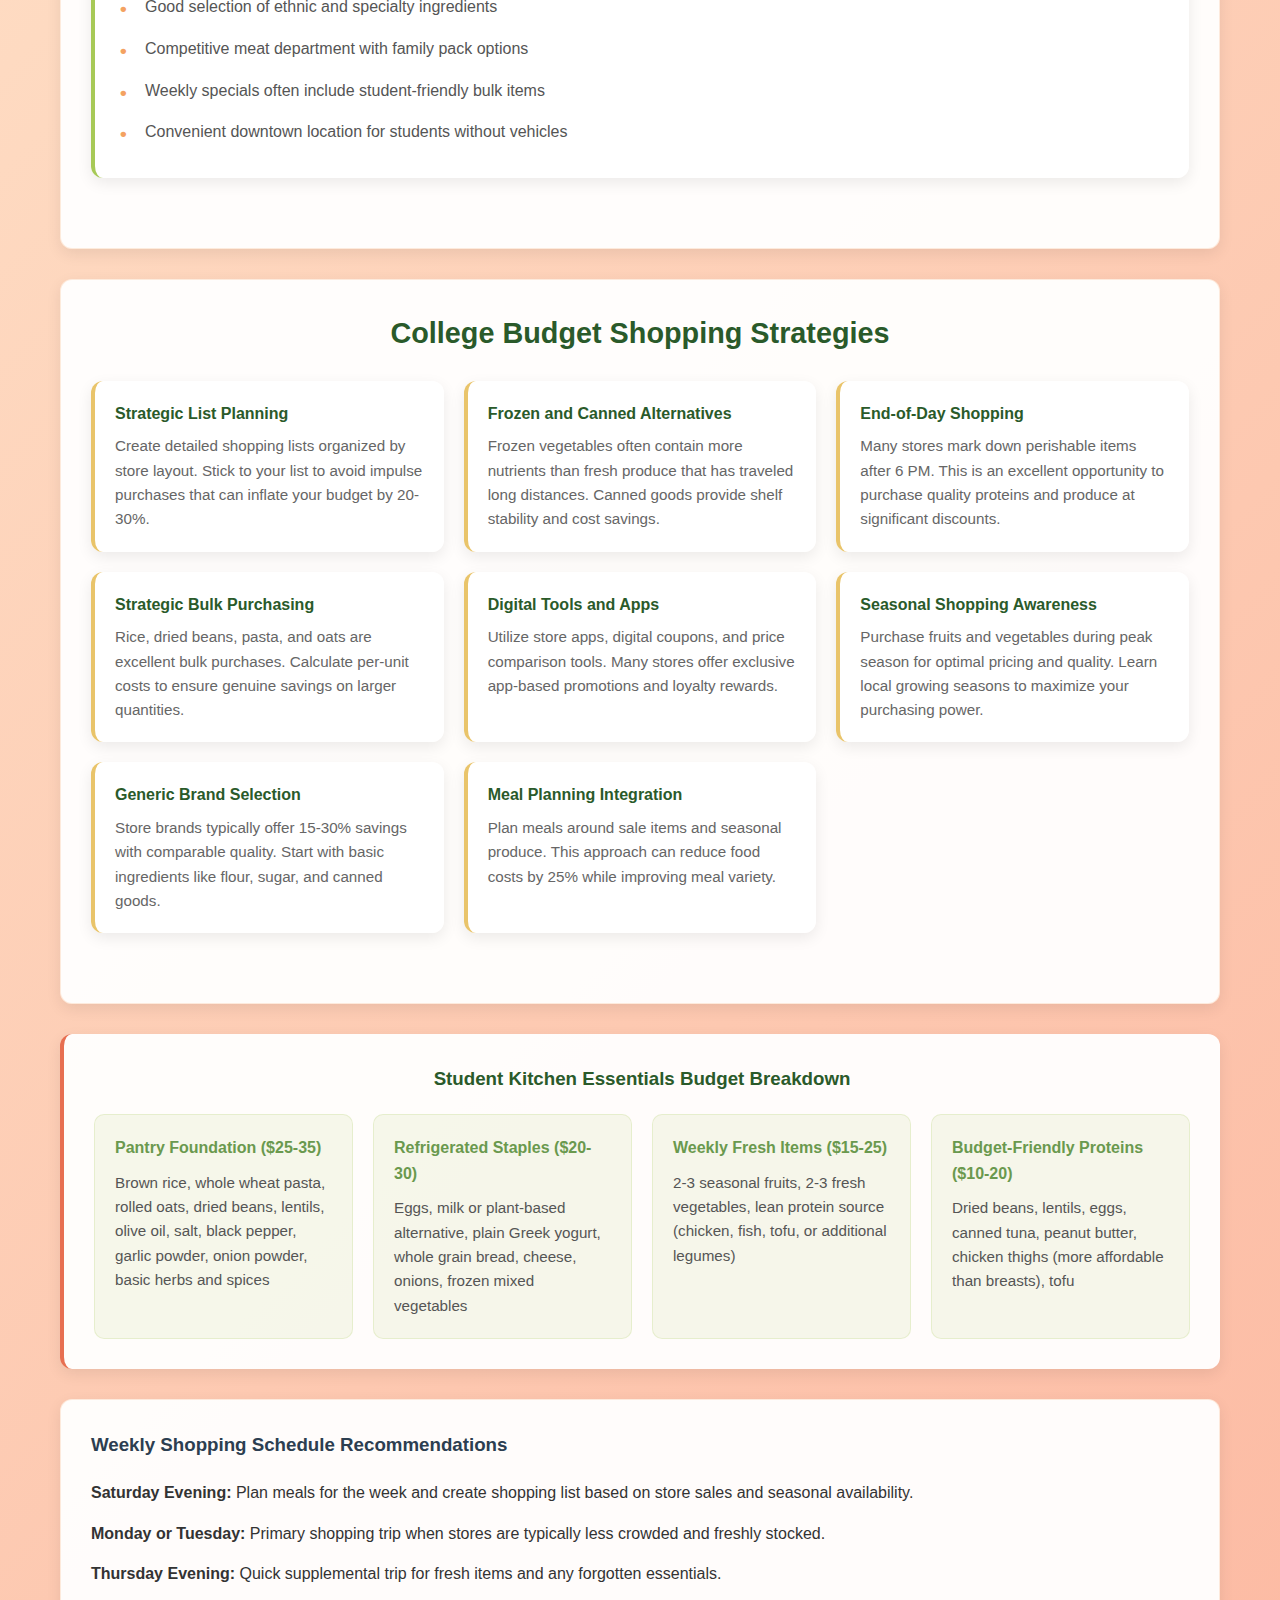
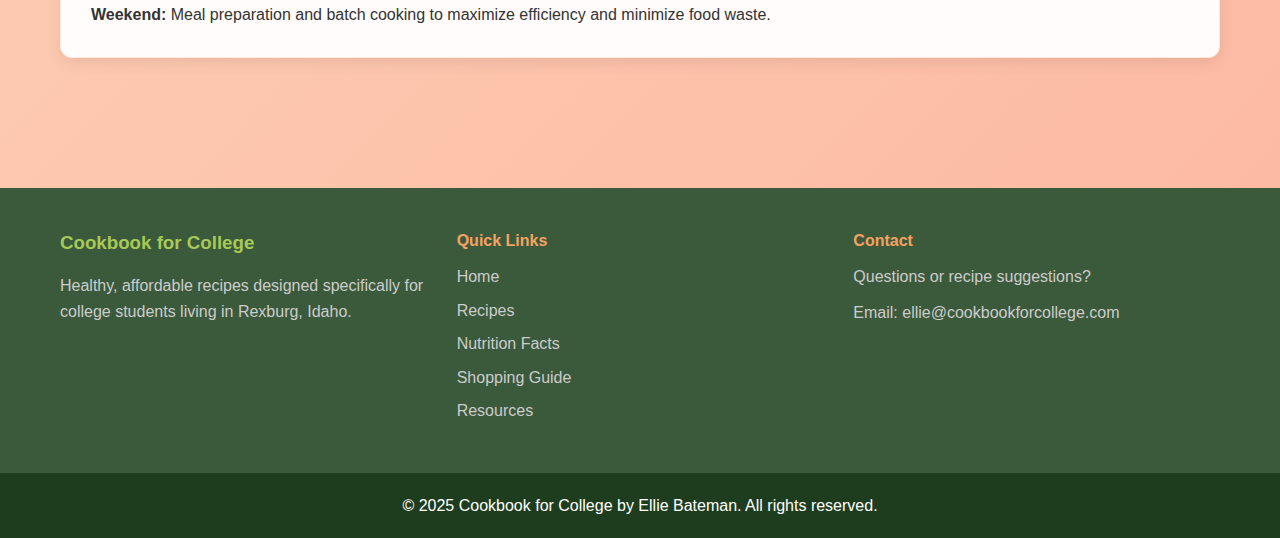
<file: shopping-tips.html>
<!DOCTYPE html>
<html lang="en">
<head>
    <meta charset="UTF-8">
    <meta name="viewport" content="width=device-width, initial-scale=1.0">
    <title>Shopping Guide - Cookbook for College</title>
    <link rel="stylesheet" href="css/styles.css">
</head>
<body>
    <!-- Header will be loaded here -->
    <div id="header-placeholder"></div>

    <!-- Main Content -->
    <main>
        <div class="page-header">
            <h1 class="page-title">Smart Shopping in Rexburg</h1>
            <p class="page-subtitle">Strategic grocery shopping tips and local store insights for college students</p>
        </div>

        <div class="content-card">
            <h2 style="color: #2c3e50; margin-bottom: 30px; font-size: 1.8rem;">Rexburg Grocery Store Guide</h2>
            
            <div class="store-guide">
                <div class="store-card">
                    <h3>Walmart Supercenter</h3>
                    <p class="store-address">530 N 2nd E, Rexburg, ID 83440</p>
                    <div class="tips">
                        <h4>Strategic Shopping Tips:</h4>
                        <ul>
                            <li>Excellent for bulk purchasing - coordinate with roommates to split larger quantities</li>
                            <li>Check the produce clearance section for discounted fruits and vegetables</li>
                            <li>Great Value brand offers 20-40% savings compared to name brands with comparable quality</li>
                            <li>Visit after 8 PM for marked-down bakery items and prepared foods</li>
                            <li>Use the Walmart app for price comparisons and digital coupons</li>
                            <li>Stock up on non-perishables during rollback promotions</li>
                        </ul>
                    </div>
                </div>
                
                <div class="store-card">
                    <h3>Dick's Fresh Market</h3>
                    <p class="store-address">Multiple locations throughout Rexburg</p>
                    <div class="tips">
                        <h4>Strategic Shopping Tips:</h4>
                        <ul>
                            <li>Superior produce quality, often worth the slightly higher price point</li>
                            <li>Weekly advertisements feature competitive sales on staple items</li>
                            <li>Local and regional products frequently offered at competitive prices</li>
                            <li>Excellent deli section for quick meal components and prepared salads</li>
                            <li>Student-friendly customer service and flexible return policies</li>
                            <li>Strong selection of organic and natural products</li>
                        </ul>
                    </div>
                </div>

                <div class="store-card">
                    <h3>Broulim's Supermarket</h3>
                    <p class="store-address">530 W Main St, Rexburg, ID 83440</p>
                    <div class="tips">
                        <h4>Strategic Shopping Tips:</h4>
                        <ul>
                            <li>Mid-range pricing with frequent promotional sales</li>
                            <li>Good selection of ethnic and specialty ingredients</li>
                            <li>Competitive meat department with family pack options</li>
                            <li>Weekly specials often include student-friendly bulk items</li>
                            <li>Convenient downtown location for students without vehicles</li>
                        </ul>
                    </div>
                </div>
            </div>
        </div>

        <div class="content-card">
            <div class="budget-tips">
                <h3>College Budget Shopping Strategies</h3>
                <div class="tip-grid">
                    <div class="tip-item">
                        <h4>Strategic List Planning</h4>
                        <p>Create detailed shopping lists organized by store layout. Stick to your list to avoid impulse purchases that can inflate your budget by 20-30%.</p>
                    </div>
                    
                    <div class="tip-item">
                        <h4>Frozen and Canned Alternatives</h4>
                        <p>Frozen vegetables often contain more nutrients than fresh produce that has traveled long distances. Canned goods provide shelf stability and cost savings.</p>
                    </div>
                    
                    <div class="tip-item">
                        <h4>End-of-Day Shopping</h4>
                        <p>Many stores mark down perishable items after 6 PM. This is an excellent opportunity to purchase quality proteins and produce at significant discounts.</p>
                    </div>
                    
                    <div class="tip-item">
                        <h4>Strategic Bulk Purchasing</h4>
                        <p>Rice, dried beans, pasta, and oats are excellent bulk purchases. Calculate per-unit costs to ensure genuine savings on larger quantities.</p>
                    </div>
                    
                    <div class="tip-item">
                        <h4>Digital Tools and Apps</h4>
                        <p>Utilize store apps, digital coupons, and price comparison tools. Many stores offer exclusive app-based promotions and loyalty rewards.</p>
                    </div>
                    
                    <div class="tip-item">
                        <h4>Seasonal Shopping Awareness</h4>
                        <p>Purchase fruits and vegetables during peak season for optimal pricing and quality. Learn local growing seasons to maximize your purchasing power.</p>
                    </div>

                    <div class="tip-item">
                        <h4>Generic Brand Selection</h4>
                        <p>Store brands typically offer 15-30% savings with comparable quality. Start with basic ingredients like flour, sugar, and canned goods.</p>
                    </div>

                    <div class="tip-item">
                        <h4>Meal Planning Integration</h4>
                        <p>Plan meals around sale items and seasonal produce. This approach can reduce food costs by 25% while improving meal variety.</p>
                    </div>
                </div>
            </div>
        </div>

        <div class="student-essentials">
            <h3>Student Kitchen Essentials Budget Breakdown</h3>
            <div class="essentials-list">
                <div class="essential-category">
                    <h4>Pantry Foundation ($25-35)</h4>
                    <p>Brown rice, whole wheat pasta, rolled oats, dried beans, lentils, olive oil, salt, black pepper, garlic powder, onion powder, basic herbs and spices</p>
                </div>
                <div class="essential-category">
                    <h4>Refrigerated Staples ($20-30)</h4>
                    <p>Eggs, milk or plant-based alternative, plain Greek yogurt, whole grain bread, cheese, onions, frozen mixed vegetables</p>
                </div>
                <div class="essential-category">
                    <h4>Weekly Fresh Items ($15-25)</h4>
                    <p>2-3 seasonal fruits, 2-3 fresh vegetables, lean protein source (chicken, fish, tofu, or additional legumes)</p>
                </div>
                <div class="essential-category">
                    <h4>Budget-Friendly Proteins ($10-20)</h4>
                    <p>Dried beans, lentils, eggs, canned tuna, peanut butter, chicken thighs (more affordable than breasts), tofu</p>
                </div>
            </div>
        </div>

        <div class="content-card">
            <h3 style="color: #2c3e50; margin-bottom: 20px;">Weekly Shopping Schedule Recommendations</h3>
            <p style="margin-bottom: 15px;"><strong>Saturday Evening:</strong> Plan meals for the week and create shopping list based on store sales and seasonal availability.</p>
            <p style="margin-bottom: 15px;"><strong>Monday or Tuesday:</strong> Primary shopping trip when stores are typically less crowded and freshly stocked.</p>
            <p style="margin-bottom: 15px;"><strong>Thursday Evening:</strong> Quick supplemental trip for fresh items and any forgotten essentials.</p>
            <p><strong>Weekend:</strong> Meal preparation and batch cooking to maximize efficiency and minimize food waste.</p>
        </div>
    </main>

    <!-- Footer will be loaded here -->
    <div id="footer-placeholder"></div>

    <script src="js/shared.js"></script>
</body>
</html>
</file>
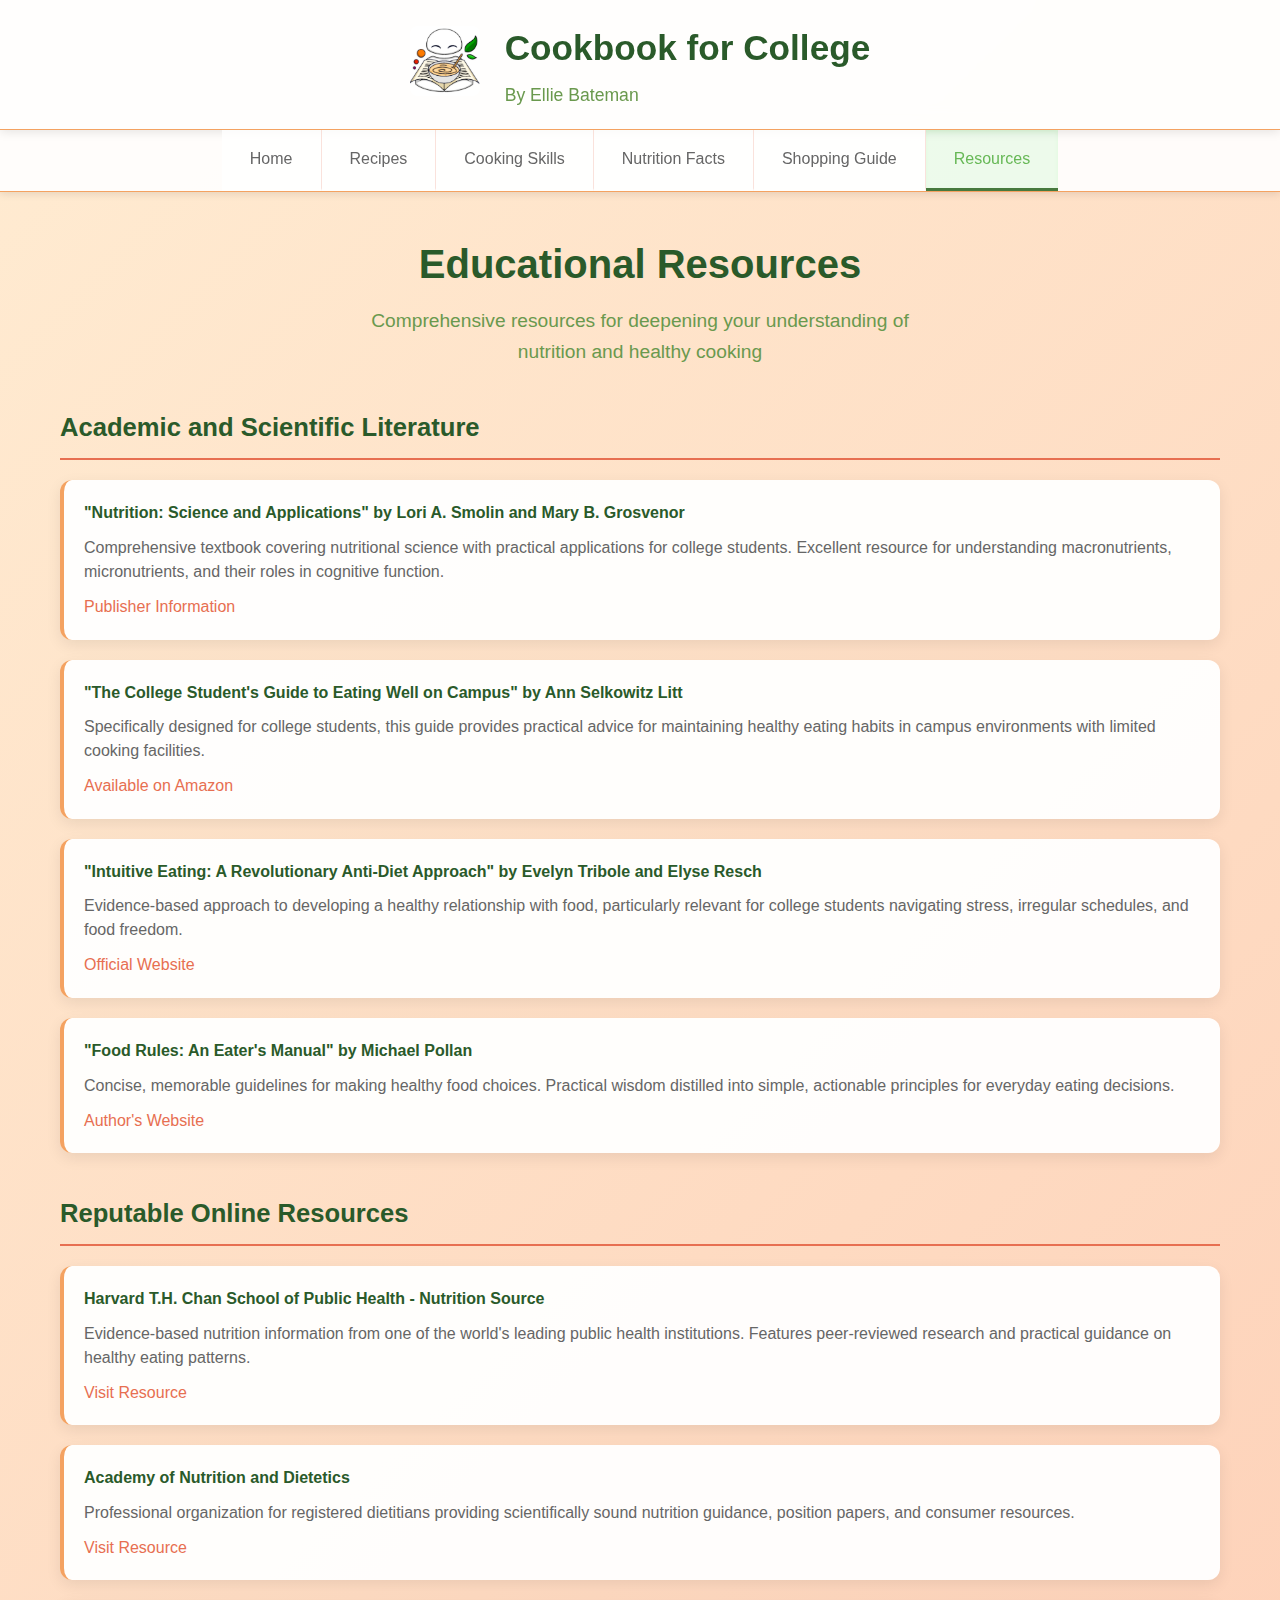
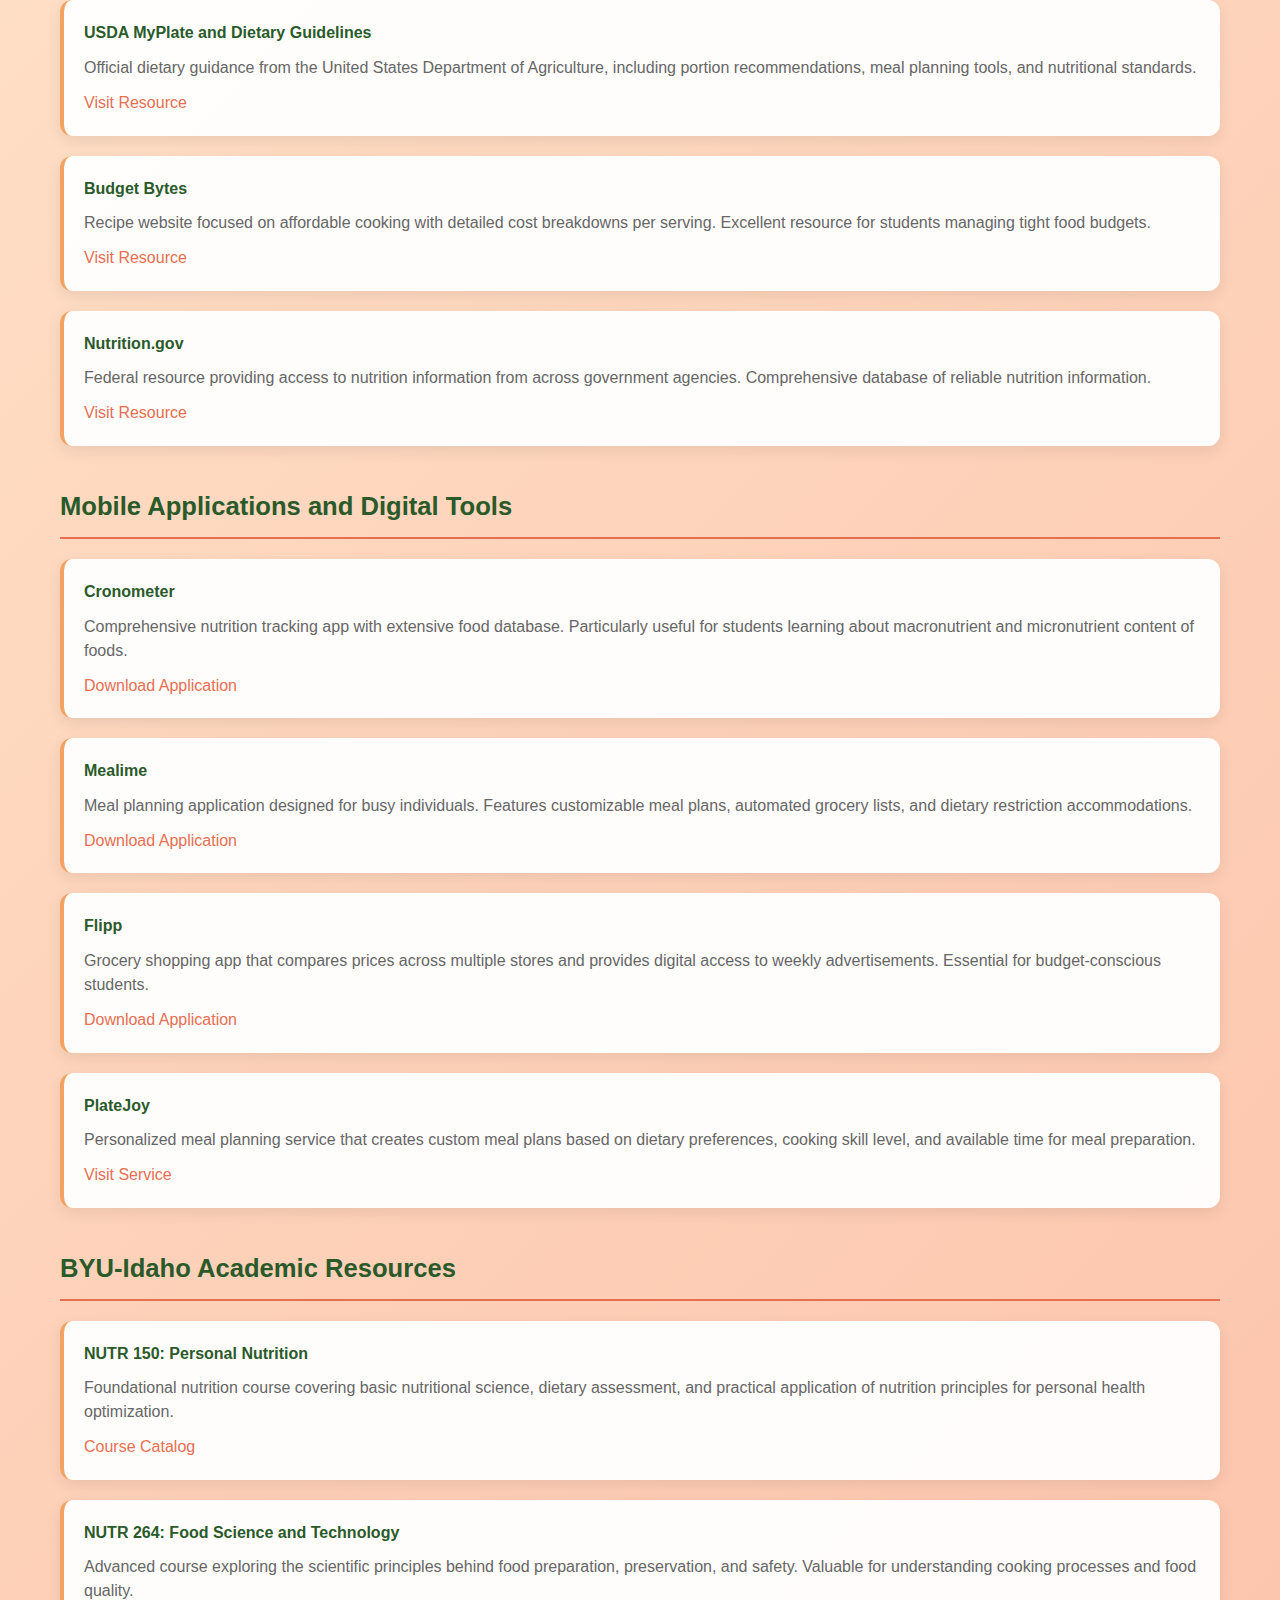
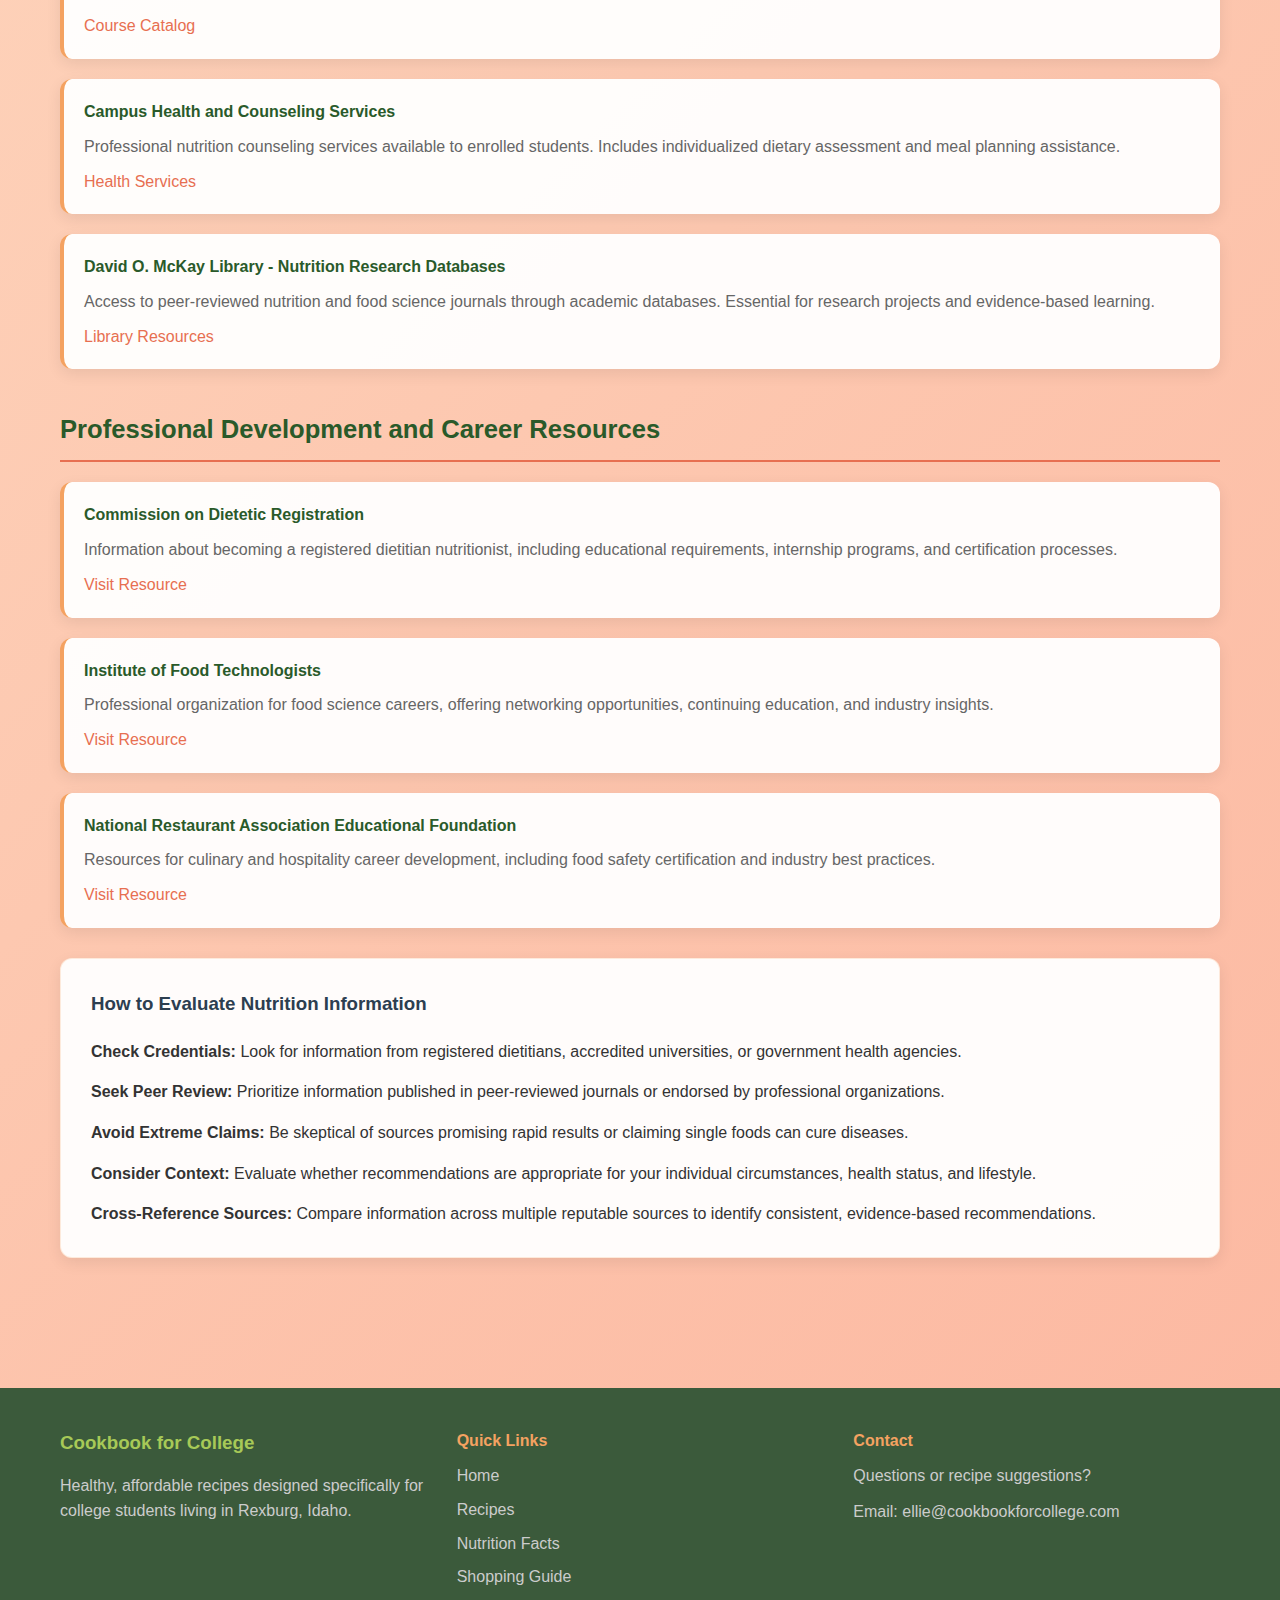
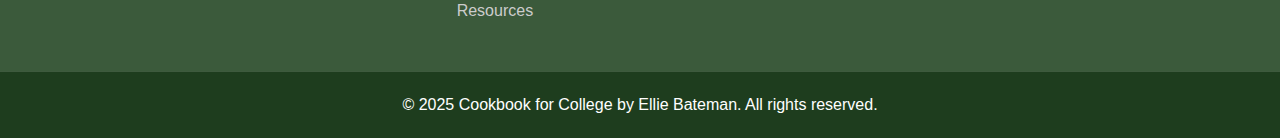
<file: sources.html>
<!DOCTYPE html>
<html lang="en">
<head>
    <meta charset="UTF-8">
    <meta name="viewport" content="width=device-width, initial-scale=1.0">
    <title>Resources - Cookbook for College</title>
    <link rel="stylesheet" href="css/styles.css">
</head>
<body>
    <!-- Header will be loaded here -->
    <div id="header-placeholder"></div>

    <!-- Main Content -->
    <main>
        <div class="page-header">
            <h1 class="page-title">Educational Resources</h1>
            <p class="page-subtitle">Comprehensive resources for deepening your understanding of nutrition and healthy cooking</p>
        </div>

        <div class="source-categories">
            <div class="source-category">
                <h3>Academic and Scientific Literature</h3>
                <div class="source-list">
                    <div class="source-item">
                        <h4>"Nutrition: Science and Applications" by Lori A. Smolin and Mary B. Grosvenor</h4>
                        <p>Comprehensive textbook covering nutritional science with practical applications for college students. Excellent resource for understanding macronutrients, micronutrients, and their roles in cognitive function.</p>
                        <a href="https://www.wiley.com/en-us/Nutrition%3A+Science+and+Applications%2C+4th+Edition-p-9781119087106" target="_blank">Publisher Information</a>
                    </div>
                    
                    <div class="source-item">
                        <h4>"The College Student's Guide to Eating Well on Campus" by Ann Selkowitz Litt</h4>
                        <p>Specifically designed for college students, this guide provides practical advice for maintaining healthy eating habits in campus environments with limited cooking facilities.</p>
                        <a href="https://www.amazon.com/College-Students-Guide-Eating-Campus/dp/1893005119" target="_blank">Available on Amazon</a>
                    </div>
                    
                    <div class="source-item">
                        <h4>"Intuitive Eating: A Revolutionary Anti-Diet Approach" by Evelyn Tribole and Elyse Resch</h4>
                        <p>Evidence-based approach to developing a healthy relationship with food, particularly relevant for college students navigating stress, irregular schedules, and food freedom.</p>
                        <a href="https://www.intuitiveeating.org/" target="_blank">Official Website</a>
                    </div>

                    <div class="source-item">
                        <h4>"Food Rules: An Eater's Manual" by Michael Pollan</h4>
                        <p>Concise, memorable guidelines for making healthy food choices. Practical wisdom distilled into simple, actionable principles for everyday eating decisions.</p>
                        <a href="https://michaelpollan.com/books/food-rules/" target="_blank">Author's Website</a>
                    </div>
                </div>
            </div>
            
            <div class="source-category">
                <h3>Reputable Online Resources</h3>
                <div class="source-list">
                    <div class="source-item">
                        <h4>Harvard T.H. Chan School of Public Health - Nutrition Source</h4>
                        <p>Evidence-based nutrition information from one of the world's leading public health institutions. Features peer-reviewed research and practical guidance on healthy eating patterns.</p>
                        <a href="https://www.hsph.harvard.edu/nutritionsource/" target="_blank">Visit Resource</a>
                    </div>
                    
                    <div class="source-item">
                        <h4>Academy of Nutrition and Dietetics</h4>
                        <p>Professional organization for registered dietitians providing scientifically sound nutrition guidance, position papers, and consumer resources.</p>
                        <a href="https://www.eatright.org/" target="_blank">Visit Resource</a>
                    </div>
                    
                    <div class="source-item">
                        <h4>USDA MyPlate and Dietary Guidelines</h4>
                        <p>Official dietary guidance from the United States Department of Agriculture, including portion recommendations, meal planning tools, and nutritional standards.</p>
                        <a href="https://www.myplate.gov/" target="_blank">Visit Resource</a>
                    </div>
                    
                    <div class="source-item">
                        <h4>Budget Bytes</h4>
                        <p>Recipe website focused on affordable cooking with detailed cost breakdowns per serving. Excellent resource for students managing tight food budgets.</p>
                        <a href="https://www.budgetbytes.com/" target="_blank">Visit Resource</a>
                    </div>

                    <div class="source-item">
                        <h4>Nutrition.gov</h4>
                        <p>Federal resource providing access to nutrition information from across government agencies. Comprehensive database of reliable nutrition information.</p>
                        <a href="https://www.nutrition.gov/" target="_blank">Visit Resource</a>
                    </div>
                </div>
            </div>
            
            <div class="source-category">
                <h3>Mobile Applications and Digital Tools</h3>
                <div class="source-list">
                    <div class="source-item">
                        <h4>Cronometer</h4>
                        <p>Comprehensive nutrition tracking app with extensive food database. Particularly useful for students learning about macronutrient and micronutrient content of foods.</p>
                        <a href="https://cronometer.com/" target="_blank">Download Application</a>
                    </div>
                    
                    <div class="source-item">
                        <h4>Mealime</h4>
                        <p>Meal planning application designed for busy individuals. Features customizable meal plans, automated grocery lists, and dietary restriction accommodations.</p>
                        <a href="https://www.mealime.com/" target="_blank">Download Application</a>
                    </div>
                    
                    <div class="source-item">
                        <h4>Flipp</h4>
                        <p>Grocery shopping app that compares prices across multiple stores and provides digital access to weekly advertisements. Essential for budget-conscious students.</p>
                        <a href="https://flipp.com/" target="_blank">Download Application</a>
                    </div>

                    <div class="source-item">
                        <h4>PlateJoy</h4>
                        <p>Personalized meal planning service that creates custom meal plans based on dietary preferences, cooking skill level, and available time for meal preparation.</p>
                        <a href="https://www.platejoy.com/" target="_blank">Visit Service</a>
                    </div>
                </div>
            </div>
            
            <div class="source-category">
                <h3>BYU-Idaho Academic Resources</h3>
                <div class="source-list">
                    <div class="source-item">
                        <h4>NUTR 150: Personal Nutrition</h4>
                        <p>Foundational nutrition course covering basic nutritional science, dietary assessment, and practical application of nutrition principles for personal health optimization.</p>
                        <a href="https://www.byui.edu/catalog" target="_blank">Course Catalog</a>
                    </div>
                    
                    <div class="source-item">
                        <h4>NUTR 264: Food Science and Technology</h4>
                        <p>Advanced course exploring the scientific principles behind food preparation, preservation, and safety. Valuable for understanding cooking processes and food quality.</p>
                        <a href="https://www.byui.edu/catalog" target="_blank">Course Catalog</a>
                    </div>
                    
                    <div class="source-item">
                        <h4>Campus Health and Counseling Services</h4>
                        <p>Professional nutrition counseling services available to enrolled students. Includes individualized dietary assessment and meal planning assistance.</p>
                        <a href="https://www.byui.edu/health-center" target="_blank">Health Services</a>
                    </div>

                    <div class="source-item">
                        <h4>David O. McKay Library - Nutrition Research Databases</h4>
                        <p>Access to peer-reviewed nutrition and food science journals through academic databases. Essential for research projects and evidence-based learning.</p>
                        <a href="https://www.byui.edu/library" target="_blank">Library Resources</a>
                    </div>
                </div>
            </div>

            <div class="source-category">
                <h3>Professional Development and Career Resources</h3>
                <div class="source-list">
                    <div class="source-item">
                        <h4>Commission on Dietetic Registration</h4>
                        <p>Information about becoming a registered dietitian nutritionist, including educational requirements, internship programs, and certification processes.</p>
                        <a href="https://www.cdrnet.org/" target="_blank">Visit Resource</a>
                    </div>
                    
                    <div class="source-item">
                        <h4>Institute of Food Technologists</h4>
                        <p>Professional organization for food science careers, offering networking opportunities, continuing education, and industry insights.</p>
                        <a href="https://www.ift.org/" target="_blank">Visit Resource</a>
                    </div>
                    
                    <div class="source-item">
                        <h4>National Restaurant Association Educational Foundation</h4>
                        <p>Resources for culinary and hospitality career development, including food safety certification and industry best practices.</p>
                        <a href="https://restaurant.org/education-and-workforce/educational-foundation" target="_blank">Visit Resource</a>
                    </div>
                </div>
            </div>
        </div>

        <div class="content-card">
            <h3 style="color: #2c3e50; margin-bottom: 20px;">How to Evaluate Nutrition Information</h3>
            <p style="margin-bottom: 15px;"><strong>Check Credentials:</strong> Look for information from registered dietitians, accredited universities, or government health agencies.</p>
            <p style="margin-bottom: 15px;"><strong>Seek Peer Review:</strong> Prioritize information published in peer-reviewed journals or endorsed by professional organizations.</p>
            <p style="margin-bottom: 15px;"><strong>Avoid Extreme Claims:</strong> Be skeptical of sources promising rapid results or claiming single foods can cure diseases.</p>
            <p style="margin-bottom: 15px;"><strong>Consider Context:</strong> Evaluate whether recommendations are appropriate for your individual circumstances, health status, and lifestyle.</p>
            <p><strong>Cross-Reference Sources:</strong> Compare information across multiple reputable sources to identify consistent, evidence-based recommendations.</p>
        </div>
    </main>

    <!-- Footer will be loaded here -->
    <div id="footer-placeholder"></div>

    <script src="js/shared.js"></script>
</body>
</html>
</file>
<file: css/styles.css>
* {
    margin: 0;
    padding: 0;
    box-sizing: border-box;
}

body {
    font-family: 'Segoe UI', Tahoma, Geneva, Verdana, sans-serif;
    line-height: 1.6;
    color: #333;
    background: linear-gradient(135deg, #ffecd2 0%, #fcb69f 100%);
    min-height: 100vh;
}

/* Header Styles */
header {
    background: rgba(255, 255, 255, 0.95);/*rgba(255, 255, 255, 0.95);*/
    backdrop-filter: blur(10px);
    padding: 20px 0;
    box-shadow: 0 2px 10px rgba(0,0,0,0.1);
    border-bottom: 1px solid #f4a261;
}

.header-content {
    display: flex;
    align-items: center;
    justify-content: center;
    max-width: 1200px;
    margin: 0 auto;
    padding: 0 20px;
    gap: 25px;
}

.logo-img {
    width: 70px;
    height: 70px;
    border-radius: 8px;
    background: linear-gradient(45deg, #e76f51, #f4a261);
    object-fit: cover;
}

.title-section h1 {
    font-size: 2.2rem;
    color: #2a5a2a;
    font-weight: 600;
    margin-bottom: 5px;
}

.author {
    font-size: 1.1rem;
    color: #6a994e;
    font-weight: 400;
}

/* Enhanced Tab Styling */
.nav-tabs {
    background: rgba(255, 255, 255, 0.9);
    padding: 0;
    display: flex;
    justify-content: center;
    box-shadow: 0 2px 8px rgba(0,0,0,0.1);
    border-bottom: 1px solid #f4a261;
    border-radius: 0;
}

.tab-btn {
    background: rgba(255, 255, 255, 0.8);
    border: none;
    border-right: 1px solid rgba(231, 111, 81, 0.2);
    padding: 16px 28px;
    font-size: 1rem;
    cursor: pointer;
    transition: all 0.3s ease;
    color: #666;
    text-decoration: none;
    border-bottom: 3px solid transparent;
    font-weight: 500;
    position: relative;
    overflow: hidden;
}

.tab-btn:last-child {
    border-right: none;
}

.tab-btn::before {
    content: '';
    position: absolute;
    top: 0;
    left: -100%;
    width: 100%;
    height: 100%;
    background: linear-gradient(90deg, transparent, rgba(81, 231, 101, 0.1), transparent);
    transition: left 0.5s ease;
}

.tab-btn:hover {
    background: rgba(84, 231, 81, 0.08);
    color: #67b856;
    transform: translateY(-1px);
    box-shadow: 0 2px 8px rgba(81, 231, 109, 0.2);
}

.tab-btn:hover::before {
    left: 100%;
}

.tab-btn.active {
    color: #67b856;
    border-bottom-color: #47793e;
    background: rgba(81, 231, 111, 0.1);
    box-shadow: inset 0 2px 4px rgba(91, 231, 81, 0.1);
}

/* Main Content */
main {
    max-width: 1200px;
    margin: 0 auto;
    padding: 40px 20px;
    min-height: calc(100vh - 200px);
}

.page-header {
    text-align: center;
    margin-bottom: 40px;
}

.page-title {
    font-size: 2.5rem;
    color: #2a5a2a;
    margin-bottom: 10px;
    font-weight: 600;
}

.page-subtitle {
    font-size: 1.2rem;
    color: #6a994e;
    max-width: 600px;
    margin: 0 auto;
}

/* Card Styles */
.content-card {
    background: rgba(255, 255, 255, 0.95);
    border-radius: 12px;
    padding: 30px;
    box-shadow: 0 5px 15px rgba(0,0,0,0.08);
    margin-bottom: 30px;
    border: 1px solid rgba(244, 162, 97, 0.2);
}

/* Home Page Styles */
.intro-section {
    background: rgba(255, 255, 255, 0.95);
    border-radius: 12px;
    padding: 40px;
    box-shadow: 0 5px 15px rgba(0,0,0,0.08);
    margin-bottom: 30px;
    border-left: 4px solid #e76f51;
}

.intro-content h2 {
    color: #2a5a2a;
    font-size: 2rem;
    margin-bottom: 20px;
    text-align: center;
    font-weight: 600;
}

.intro-content p {
    font-size: 1.1rem;
    margin-bottom: 20px;
    color: #555;
    line-height: 1.7;
}

.features {
    display: grid;
    grid-template-columns: repeat(auto-fit, minmax(250px, 1fr));
    gap: 30px;
    margin-top: 40px;
}

.feature {
    text-align: center;
    padding: 25px;
    background: rgba(255, 255, 255, 0.95);
    border-radius: 12px;
    transition: transform 0.3s ease;
    border: 1px solid rgba(231, 111, 81, 0.1);
    box-shadow: 0 3px 10px rgba(0,0,0,0.05);
}

.feature:hover {
    transform: translateY(-3px);
    box-shadow: 0 8px 25px rgba(231, 111, 81, 0.15);
}

.feature-icon {
    width: 60px;
    height: 60px;
    background: linear-gradient(45deg, #e76f51, #f4a261);
    border-radius: 50%;
    margin: 0 auto 20px;
    display: flex;
    align-items: center;
    justify-content: center;
    color: white;
    font-size: 1.5rem;
    font-weight: bold;
}

.feature h3 {
    color: #2a5a2a;
    margin-bottom: 10px;
    font-weight: 600;
}

.feature p {
    color: #666;
    font-size: 0.95rem;
}

/* Skills Grid Layout - Compact Cards */
.skills-grid {
    display: grid;
    grid-template-columns: repeat(auto-fit, minmax(220px, 1fr));
    gap: 16px;
    margin-bottom: 30px;
}

.skill-card {
    background: rgba(255, 255, 255, 0.95);
    border: 1px solid rgba(231, 111, 81, 0.2);
    border-radius: 8px;
    padding: 16px;
    cursor: pointer;
    transition: all 0.3s ease;
    box-shadow: 0 2px 8px rgba(0, 0, 0, 0.08);
    min-height: 140px;
    display: flex;
    flex-direction: column;
}

.skill-card:hover {
    transform: translateY(-3px);
    box-shadow: 0 6px 20px rgba(231, 111, 81, 0.15);
    border-color: #e76f51;
}

.skill-header {
    display: flex;
    justify-content: space-between;
    align-items: flex-start;
    margin-bottom: 10px;
}

.skill-card h3 {
    color: #2a5a2a;
    font-size: 1.1rem;
    font-weight: 600;
    margin: 0;
    line-height: 1.3;
}

.skill-card p {
    color: #666;
    font-size: 0.9rem;
    line-height: 1.4;
    margin: 0;
    flex-grow: 1;
}

.skill-level {
    background: linear-gradient(45deg, #6a994e, #a7c957);
    color: white;
    padding: 4px 8px;
    border-radius: 12px;
    font-size: 0.7rem;
    font-weight: 500;
    white-space: nowrap;
    margin-left: 8px;
}

.skill-level.intermediate {
    background: linear-gradient(45deg, #f4a261, #e9c46a);
}

.skill-level.essential {
    background: linear-gradient(45deg, #e76f51, #f4a261);
}

/* Recipes Page Styles */
.recipes-header {
    background: rgba(255, 255, 255, 0.95);
    border-radius: 12px;
    padding: 30px;
    margin-bottom: 30px;
    box-shadow: 0 5px 15px rgba(0,0,0,0.08);
    border-left: 4px solid #e76f51;
}

.search-container {
    text-align: center;
}

#search-input {
    width: 100%;
    max-width: 400px;
    padding: 12px 20px;
    border: 2px solid #f4a261;
    border-radius: 25px;
    font-size: 1rem;
    margin-bottom: 20px;
    transition: border-color 0.3s ease;
}

#search-input:focus {
    outline: none;
    border-color: #e76f51;
    box-shadow: 0 0 0 3px rgba(231, 111, 81, 0.1);
}

.filter-buttons {
    display: flex;
    flex-wrap: wrap;
    justify-content: center;
    gap: 10px;
}

.filter-btn {
    padding: 8px 20px;
    border: 2px solid #e76f51;
    background: white;
    color: #e76f51;
    border-radius: 20px;
    cursor: pointer;
    transition: all 0.3s ease;
    font-size: 0.9rem;
    font-weight: 500;
}

.filter-btn:hover, .filter-btn.active {
    background: #e76f51;
    color: white;
    transform: translateY(-1px);
}

.recipes-grid {
    display: grid;
    grid-template-columns: repeat(auto-fill, minmax(320px, 1fr));
    gap: 25px;
}

.recipe-card {
    background: rgba(255, 255, 255, 0.95);
    border-radius: 12px;
    overflow: hidden;
    box-shadow: 0 5px 15px rgba(0,0,0,0.08);
    transition: transform 0.3s ease;
    cursor: pointer;
    border: 1px solid rgba(244, 162, 97, 0.2);
}

.recipe-card:hover {
    transform: translateY(-3px);
    box-shadow: 0 8px 25px rgba(231, 111, 81, 0.15);
}

.recipe-image {
    width: 100%;
    height: 200px;
    object-fit: cover;
}

.recipe-content {
    padding: 20px;
}

.recipe-title {
    font-size: 1.3rem;
    color: #2a5a2a;
    margin-bottom: 10px;
    font-weight: 600;
}

.recipe-description {
    color: #666;
    margin-bottom: 15px;
    font-size: 0.95rem;
    line-height: 1.5;
}

.recipe-tags {
    display: flex;
    flex-wrap: wrap;
    gap: 5px;
}

.recipe-tag {
    background: linear-gradient(45deg, #6a994e, #a7c957);
    color: white;
    padding: 4px 12px;
    border-radius: 15px;
    font-size: 0.8rem;
    font-weight: 500;
}

/* Video Cards */
.videos-grid {
    display: grid;
    grid-template-columns: repeat(auto-fit, minmax(320px, 1fr));
    gap: 25px;
}

.video-card {
    background: rgba(255, 255, 255, 0.95);
    border-radius: 12px;
    overflow: hidden;
    box-shadow: 0 5px 15px rgba(0,0,0,0.08);
    transition: transform 0.3s ease;
    cursor: pointer;
    border: 1px solid rgba(244, 162, 97, 0.2);
}

.video-card:hover {
    transform: translateY(-3px);
    box-shadow: 0 8px 25px rgba(231, 111, 81, 0.15);
}

.video-thumbnail {
    position: relative;
    width: 100%;
    height: 200px;
    overflow: hidden;
}

.video-thumbnail img {
    width: 100%;
    height: 100%;
    object-fit: cover;
}

.video-thumbnail-placeholder {
    width: 100%;
    height: 200px;
    background: linear-gradient(45deg, #e76f51, #f4a261);
    display: flex;
    align-items: center;
    justify-content: center;
    position: relative;
}

.placeholder-content {
    text-align: center;
    color: white;
}

.placeholder-icon {
    font-size: 3rem;
    margin-bottom: 10px;
}

.placeholder-text {
    font-weight: bold;
    font-size: 1.1rem;
}

.play-button {
    position: absolute;
    top: 50%;
    left: 50%;
    transform: translate(-50%, -50%);
    background: rgba(255, 255, 255, 0.9);
    color: #e76f51;
    width: 60px;
    height: 60px;
    border-radius: 50%;
    display: flex;
    align-items: center;
    justify-content: center;
    font-size: 1.5rem;
    font-weight: bold;
    transition: all 0.3s ease;
    z-index: 2;
}

.video-card:hover .play-button {
    background: #e76f51;
    color: white;
    transform: translate(-50%, -50%) scale(1.1);
}

.video-duration {
    position: absolute;
    bottom: 10px;
    right: 10px;
    background: rgba(0, 0, 0, 0.8);
    color: white;
    padding: 4px 8px;
    border-radius: 4px;
    font-size: 0.8rem;
    font-weight: 500;
}

.video-content {
    padding: 20px;
}

.video-content h4 {
    color: #2a5a2a;
    font-size: 1.2rem;
    margin-bottom: 10px;
    font-weight: 600;
}

.video-content p {
    color: #666;
    line-height: 1.5;
    margin-bottom: 15px;
    font-size: 0.95rem;
}

.video-meta {
    display: flex;
    justify-content: space-between;
    align-items: center;
}

.video-category {
    background: rgba(244, 162, 97, 0.2);
    color: #e76f51;
    padding: 4px 10px;
    border-radius: 12px;
    font-size: 0.8rem;
    font-weight: 500;
}

.video-difficulty {
    background: rgba(106, 153, 78, 0.2);
    color: #6a994e;
    padding: 4px 10px;
    border-radius: 12px;
    font-size: 0.8rem;
    font-weight: 500;
}

/* Fun Facts Page Styles */
.fact-cards {
    display: grid;
    grid-template-columns: repeat(auto-fit, minmax(300px, 1fr));
    gap: 25px;
}

.fact-card {
    background: rgba(255, 255, 255, 0.95);
    padding: 25px;
    border-radius: 12px;
    box-shadow: 0 5px 15px rgba(0,0,0,0.08);
    transition: transform 0.3s ease;
    border-left: 4px solid #f4a261;
}

.fact-card:hover {
    transform: translateY(-3px);
    box-shadow: 0 8px 25px rgba(244, 162, 97, 0.15);
}

.fact-header {
    display: flex;
    align-items: center;
    margin-bottom: 15px;
}

.fact-icon {
    width: 50px;
    height: 50px;
    background: linear-gradient(45deg, #f4a261, #e9c46a);
    border-radius: 50%;
    display: flex;
    align-items: center;
    justify-content: center;
    color: white;
    font-weight: bold;
    margin-right: 15px;
    font-size: 1.2rem;
}

.fact-card h3 {
    color: #2a5a2a;
    font-weight: 600;
    font-size: 1.2rem;
}

.fact-card p {
    color: #555;
    line-height: 1.6;
}

/* Shopping Tips Page Styles */
.store-guide {
    margin-bottom: 40px;
}

.store-card {
    background: rgba(255, 255, 255, 0.95);
    padding: 25px;
    border-radius: 12px;
    margin-bottom: 20px;
    box-shadow: 0 5px 15px rgba(0,0,0,0.08);
    border-left: 4px solid #a7c957;
}

.store-card h3 {
    color: #2a5a2a;
    margin-bottom: 10px;
    font-size: 1.4rem;
    font-weight: 600;
}

.store-address {
    color: #6a994e;
    font-style: italic;
    margin-bottom: 15px;
}

.tips h4 {
    color: #e76f51;
    margin-bottom: 10px;
    font-weight: 600;
}

.tips ul {
    list-style: none;
    padding-left: 0;
}

.tips li {
    padding: 8px 0;
    padding-left: 25px;
    position: relative;
    color: #555;
}

.tips li::before {
    content: "•";
    color: #f4a261;
    font-weight: bold;
    position: absolute;
    left: 0;
    font-size: 1.2rem;
}

.budget-tips h3 {
    color: #2a5a2a;
    margin-bottom: 25px;
    text-align: center;
    font-size: 1.8rem;
    font-weight: 600;
}

.tip-grid {
    display: grid;
    grid-template-columns: repeat(auto-fit, minmax(280px, 1fr));
    gap: 20px;
    margin-bottom: 40px;
}

.tip-item {
    background: rgba(255, 255, 255, 0.95);
    padding: 20px;
    border-radius: 12px;
    box-shadow: 0 5px 15px rgba(0,0,0,0.08);
    border-left: 4px solid #e9c46a;
    transition: transform 0.3s ease;
}

.tip-item:hover {
    transform: translateY(-2px);
}

.tip-item h4 {
    color: #2a5a2a;
    margin-bottom: 8px;
    font-weight: 600;
}

.tip-item p {
    color: #666;
    font-size: 0.95rem;
}

.student-essentials {
    background: rgba(255, 255, 255, 0.95);
    padding: 30px;
    border-radius: 12px;
    box-shadow: 0 5px 15px rgba(0,0,0,0.08);
    border-left: 4px solid #e76f51;
    margin-bottom: 30px;
}

.student-essentials h3 {
    color: #2a5a2a;
    margin-bottom: 20px;
    text-align: center;
    font-weight: 600;
}

.essentials-list {
    display: grid;
    grid-template-columns: repeat(auto-fit, minmax(250px, 1fr));
    gap: 20px;
}

.essential-category {
    background: rgba(167, 201, 87, 0.1);
    padding: 20px;
    border-radius: 10px;
    border: 1px solid rgba(167, 201, 87, 0.2);
}

.essential-category h4 {
    color: #6a994e;
    margin-bottom: 10px;
    font-weight: 600;
}

.essential-category p {
    color: #555;
    font-size: 0.95rem;
}

/* Sources Page Styles */
.source-categories {
    display: grid;
    gap: 40px;
    margin-bottom: 30px;
}

.source-category h3 {
    color: #2a5a2a;
    margin-bottom: 20px;
    font-size: 1.6rem;
    font-weight: 600;
    border-bottom: 2px solid #e76f51;
    padding-bottom: 10px;
}

.source-list {
    display: grid;
    gap: 20px;
}

.source-item {
    background: rgba(255, 255, 255, 0.95);
    padding: 20px;
    border-radius: 12px;
    box-shadow: 0 5px 15px rgba(0,0,0,0.08);
    border-left: 4px solid #f4a261;
    transition: transform 0.3s ease;
}

.source-item:hover {
    transform: translateY(-2px);
    box-shadow: 0 8px 20px rgba(244, 162, 97, 0.15);
}

.source-item h4 {
    color: #2a5a2a;
    margin-bottom: 10px;
    font-weight: 600;
}

.source-item p {
    color: #666;
    margin-bottom: 10px;
    line-height: 1.5;
}

.source-item a {
    color: #e76f51;
    text-decoration: none;
    font-weight: 500;
    transition: color 0.3s ease;
}

.source-item a:hover {
    color: #d85840;
    text-decoration: underline;
}

/* Recipe Modal Styles */
.recipe-modal-overlay {
    position: fixed;
    top: 0;
    left: 0;
    width: 100%;
    height: 100%;
    background: rgba(42, 90, 42, 0.8);
    display: flex;
    justify-content: center;
    align-items: center;
    z-index: 1000;
    padding: 20px;
}

.recipe-modal {
    background: white;
    border-radius: 15px;
    max-width: 800px;
    width: 100%;
    max-height: 90vh;
    overflow-y: auto;
    position: relative;
    box-shadow: 0 20px 60px rgba(42, 90, 42, 0.3);
}

.modal-close {
    position: absolute;
    top: 15px;
    right: 20px;
    background: none;
    border: none;
    font-size: 2rem;
    cursor: pointer;
    color: #666;
    z-index: 1001;
    width: 40px;
    height: 40px;
    border-radius: 50%;
    display: flex;
    align-items: center;
    justify-content: center;
    transition: all 0.3s ease;
}

.modal-close:hover {
    background: rgba(231, 111, 81, 0.1);
    color: #e76f51;
}

.modal-content {
    padding: 30px;
}

.modal-header {
    display: grid;
    grid-template-columns: 300px 1fr;
    gap: 25px;
    margin-bottom: 30px;
}

.modal-image {
    width: 100%;
    height: 200px;
    object-fit: cover;
    border-radius: 10px;
}

.modal-title-section h2 {
    color: #2a5a2a;
    font-size: 2rem;
    margin-bottom: 10px;
    font-weight: 600;
}

.modal-description {
    color: #666;
    font-size: 1.1rem;
    margin-bottom: 15px;
    line-height: 1.6;
}

.modal-meta {
    display: flex;
    gap: 20px;
    margin-bottom: 15px;
    font-size: 0.95rem;
}

.modal-meta span {
    color: #555;
}

.modal-tags {
    display: flex;
    flex-wrap: wrap;
    gap: 5px;
}

.modal-body {
    display: grid;
    grid-template-columns: 1fr 2fr;
    gap: 30px;
}

.ingredients-section h3,
.instructions-section h3 {
    color: #2a5a2a;
    margin-bottom: 15px;
    font-size: 1.3rem;
    font-weight: 600;
    border-bottom: 2px solid #e76f51;
    padding-bottom: 5px;
}

.ingredients-list {
    list-style: none;
    padding: 0;
}

.ingredients-list li {
    padding: 8px 0;
    border-bottom: 1px solid #f0f0f0;
    color: #555;
    position: relative;
    padding-left: 20px;
}

.ingredients-list li::before {
    content: "•";
    color: #f4a261;
    font-weight: bold;
    position: absolute;
    left: 0;
}

.ingredients-list li:last-child {
    border-bottom: none;
}

.instructions-text {
    color: #555;
    line-height: 1.7;
    font-size: 1rem;
}

.recipe-meta {
    display: flex;
    justify-content: space-between;
    margin-bottom: 15px;
    font-size: 0.9rem;
    color: #666;
}

/* Skill Modal Styles */
.skill-modal-overlay {
    position: fixed;
    top: 0;
    left: 0;
    width: 100%;
    height: 100%;
    background: rgba(42, 90, 42, 0.8);
    display: flex;
    justify-content: center;
    align-items: center;
    z-index: 1000;
    padding: 20px;
}

.skill-modal {
    background: white;
    border-radius: 15px;
    max-width: 800px;
    width: 100%;
    max-height: 90vh;
    overflow-y: auto;
    position: relative;
    box-shadow: 0 20px 60px rgba(42, 90, 42, 0.3);
}

.skill-modal-header {
    display: flex;
    align-items: center;
    gap: 20px;
    margin-bottom: 25px;
    padding: 30px 30px 20px 30px;
    border-bottom: 2px solid #f0f0f0;
}

.skill-modal-title {
    width: 100%;
    display: flex;
    justify-content: space-between;
    align-items: center;
}

.skill-modal-title h2 {
    color: #2a5a2a;
    font-size: 2rem;
    margin: 0;
    font-weight: 600;
}

.skill-level-badge {
    background: linear-gradient(45deg, #6a994e, #a7c957);
    color: white;
    padding: 8px 20px;
    border-radius: 25px;
    font-size: 0.9rem;
    font-weight: 500;
    display: inline-block;
}

.skill-level-badge.intermediate {
    background: linear-gradient(45deg, #f4a261, #e9c46a);
}

.skill-level-badge.essential {
    background: linear-gradient(45deg, #e76f51, #f4a261);
}

.skill-intro {
    margin-bottom: 30px;
    padding: 20px;
    background: rgba(244, 162, 97, 0.1);
    border-radius: 10px;
    border-left: 4px solid #f4a261;
}

.skill-intro p {
    color: #555;
    font-size: 1.1rem;
    line-height: 1.6;
    margin: 0;
}

.skill-sections {
    display: grid;
    grid-template-columns: 2fr 1fr;
    gap: 30px;
}

.techniques-section h3,
.safety-section h3 {
    color: #2a5a2a;
    font-size: 1.4rem;
    margin-bottom: 20px;
    font-weight: 600;
    border-bottom: 2px solid #e76f51;
    padding-bottom: 8px;
}

.technique-list {
    display: grid;
    gap: 20px;
}

.technique-item {
    padding: 15px;
    background: rgba(255, 255, 255, 0.8);
    border-radius: 8px;
    border-left: 3px solid #f4a261;
}

.technique-item h4 {
    color: #2a5a2a;
    font-size: 1.1rem;
    margin-bottom: 8px;
    font-weight: 600;
}

.technique-item p {
    color: #666;
    line-height: 1.5;
    margin: 0;
}

.safety-list {
    list-style: none;
    padding: 0;
}

.safety-list li {
    padding: 10px 0;
    padding-left: 25px;
    position: relative;
    color: #555;
    line-height: 1.5;
    border-bottom: 1px solid #f0f0f0;
}

.safety-list li::before {
    content: "!";
    position: absolute;
    left: 0;
    font-size: 1rem;
    background: #e76f51;
    color: white;
    width: 16px;
    height: 16px;
    border-radius: 50%;
    display: flex;
    align-items: center;
    justify-content: center;
    font-weight: bold;
    font-size: 0.8rem;
}

.safety-list li:last-child {
    border-bottom: none;
}

/* Video Modal Styles */
.video-modal-overlay {
    position: fixed;
    top: 0;
    left: 0;
    width: 100%;
    height: 100%;
    background: rgba(0, 0, 0, 0.9);
    display: flex;
    justify-content: center;
    align-items: center;
    z-index: 1000;
    padding: 20px;
}

.video-modal {
    background: white;
    border-radius: 15px;
    max-width: 900px;
    width: 100%;
    max-height: 90vh;
    overflow-y: auto;
    position: relative;
    box-shadow: 0 20px 60px rgba(0,0,0,0.5);
}

.video-modal-content {
    padding: 20px;
}

.video-player-container {
    position: relative;
    width: 100%;
    height: 0;
    padding-bottom: 56.25%; /* 16:9 aspect ratio */
    margin-bottom: 20px;
    border-radius: 10px;
    overflow: hidden;
}

.video-player-container iframe {
    position: absolute;
    top: 0;
    left: 0;
    width: 100%;
    height: 100%;
}

.video-info h3 {
    color: #2a5a2a;
    font-size: 1.5rem;
    margin-bottom: 10px;
    font-weight: 600;
}

.video-info p {
    color: #666;
    line-height: 1.6;
    margin-bottom: 15px;
}

.video-actions {
    text-align: center;
}

.watch-on-youtube {
    display: inline-block;
    background: #e76f51;
    color: white;
    padding: 10px 20px;
    border-radius: 25px;
    text-decoration: none;
    font-weight: 500;
    transition: all 0.3s ease;
}

.watch-on-youtube:hover {
    background: #d85840;
    transform: translateY(-2px);
}

/* Image Placeholder Styles */
.image-placeholder {
    background: linear-gradient(45deg, #e76f51, #f4a261);
    color: white;
    display: flex;
    align-items: center;
    justify-content: center;
    font-weight: bold;
    text-align: center;
    border-radius: 8px;
}

.recipe-image, .modal-image {
    transition: opacity 0.3s ease;
}

.recipe-image:not([src]), .modal-image:not([src]) {
    opacity: 0;
}

/* Loading states */
.recipe-card {
    position: relative;
}

.recipe-card::before {
    content: '';
    position: absolute;
    top: 0;
    left: 0;
    right: 0;
    height: 200px;
    background: #f9f9f9;
    border-radius: 12px 12px 0 0;
    z-index: -1;
}

/* Footer Styles */
footer {
    background: #3b5a3b;
    color: white;
    margin-top: 60px;
}

.footer-content {
    max-width: 1200px;
    margin: 0 auto;
    padding: 40px 20px;
    display: grid;
    grid-template-columns: repeat(auto-fit, minmax(250px, 1fr));
    gap: 30px;
}

.footer-section h3 {
    color: #a7c957;
    margin-bottom: 15px;
    font-weight: 600;
}

.footer-section h4 {
    color: #f4a261;
    margin-bottom: 10px;
    font-weight: 600;
}

.footer-section p {
    color: #ccc;
    line-height: 1.6;
    margin-bottom: 10px;
}

.footer-section ul {
    list-style: none;
}

.footer-section ul li {
    margin-bottom: 8px;
}

.footer-section ul li a {
    color: #ccc;
    text-decoration: none;
    transition: color 0.3s ease;
}

.footer-section ul li a:hover {
    color: #f4a261;
}

.footer-bottom {
    background: #1e3d1e;
    padding: 20px;
    text-align: center;
    border-top: 1px solid #3e5a3e;
}

/* Modal Responsive Design for Skills */
@media (max-width: 768px) {
    .recipe-modal {
        margin: 10px;
        max-height: 95vh;
    }
    
    .modal-content {
        padding: 20px;
    }
    
    .modal-header {
        grid-template-columns: 1fr;
        gap: 15px;
    }
    
    .modal-image {
        height: 150px;
    }
    
    .modal-title-section h2 {
        font-size: 1.6rem;
    }
    
    .modal-body {
        grid-template-columns: 1fr;
        gap: 25px;
    }
    
    .modal-meta {
        flex-direction: column;
        gap: 5px;
    }
    
    .skill-modal {
        margin: 10px;
        max-height: 95vh;
    }
    
    .skill-modal-header {
        flex-direction: column;
        text-align: center;
        gap: 15px;
        padding: 20px 20px 15px 20px;
    }
    
    .skill-modal-title {
        flex-direction: column;
        gap: 10px;
        text-align: center;
    }
    
    .skill-modal-title h2 {
        font-size: 1.6rem;
    }
    
    .skill-sections {
        grid-template-columns: 1fr;
        gap: 25px;
    }
    
    .modal-content {
        padding: 0 20px 20px 20px;
    }
    
    .video-modal {
        margin: 10px;
        max-height: 95vh;
    }
    
    .video-modal-content {
        padding: 15px;
    }
    
    .video-info h3 {
        font-size: 1.3rem;
    }
}

/* Responsive Design */
@media (max-width: 768px) {
    .header-content {
        flex-direction: column;
        text-align: center;
        gap: 15px;
    }
    
    .title-section h1 {
        font-size: 1.8rem;
    }
    
    .nav-tabs {
        flex-wrap: wrap;
    }
    
    .tab-btn {
        padding: 12px 16px;
        font-size: 0.9rem;
    }
    
    main {
        padding: 30px 15px;
    }
    
    .page-title {
        font-size: 2rem;
    }
    
    .content-card,
    .intro-section {
        padding: 25px;
        margin: 20px 10px;
    }
   
    .features {
        grid-template-columns: 1fr;
    }
    
    .recipes-grid {
        grid-template-columns: 1fr;
    }
    
    .fact-cards {
        grid-template-columns: 1fr;
    }
    
    .tip-grid {
        grid-template-columns: 1fr;
    }
    
    .filter-buttons {
        justify-content: center;
    }
    
    #search-input {
        width: 100%;
    }
    
    .footer-content {
        grid-template-columns: 1fr;
        text-align: center;
    }
    
    .skills-grid {
        grid-template-columns: repeat(auto-fit, minmax(180px, 1fr));
        gap: 12px;
    }
    
    .skill-card {
        padding: 12px;
        min-height: 120px;
    }
    
    .skill-card h3 {
        font-size: 1rem;
    }
    
    .skill-card p {
        font-size: 0.85rem;
    }
    
    .skill-level {
        font-size: 0.65rem;
        padding: 2px 6px;
    }
    
    .videos-grid {
        grid-template-columns: 1fr;
    }
}

@media (max-width: 480px) {
    .title-section h1 {
        font-size: 1.6rem;
    }
    
    .author {
        font-size: 1rem;
    }
    
    .logo-img {
        width: 50px;
        height: 50px;
    }
    
    .tab-btn {
        padding: 10px 12px;
        font-size: 0.85rem;
    }
    
    .page-title {
        font-size: 1.8rem;
    }
    
    .content-card,
    .intro-section {
        padding: 20px;
        margin: 15px 5px;
    }
    
    .skills-grid {
        grid-template-columns: 1fr;
        gap: 10px;
    }
    
    .skill-card {
        padding: 14px;
        min-height: 110px;
    }
}
</file>
